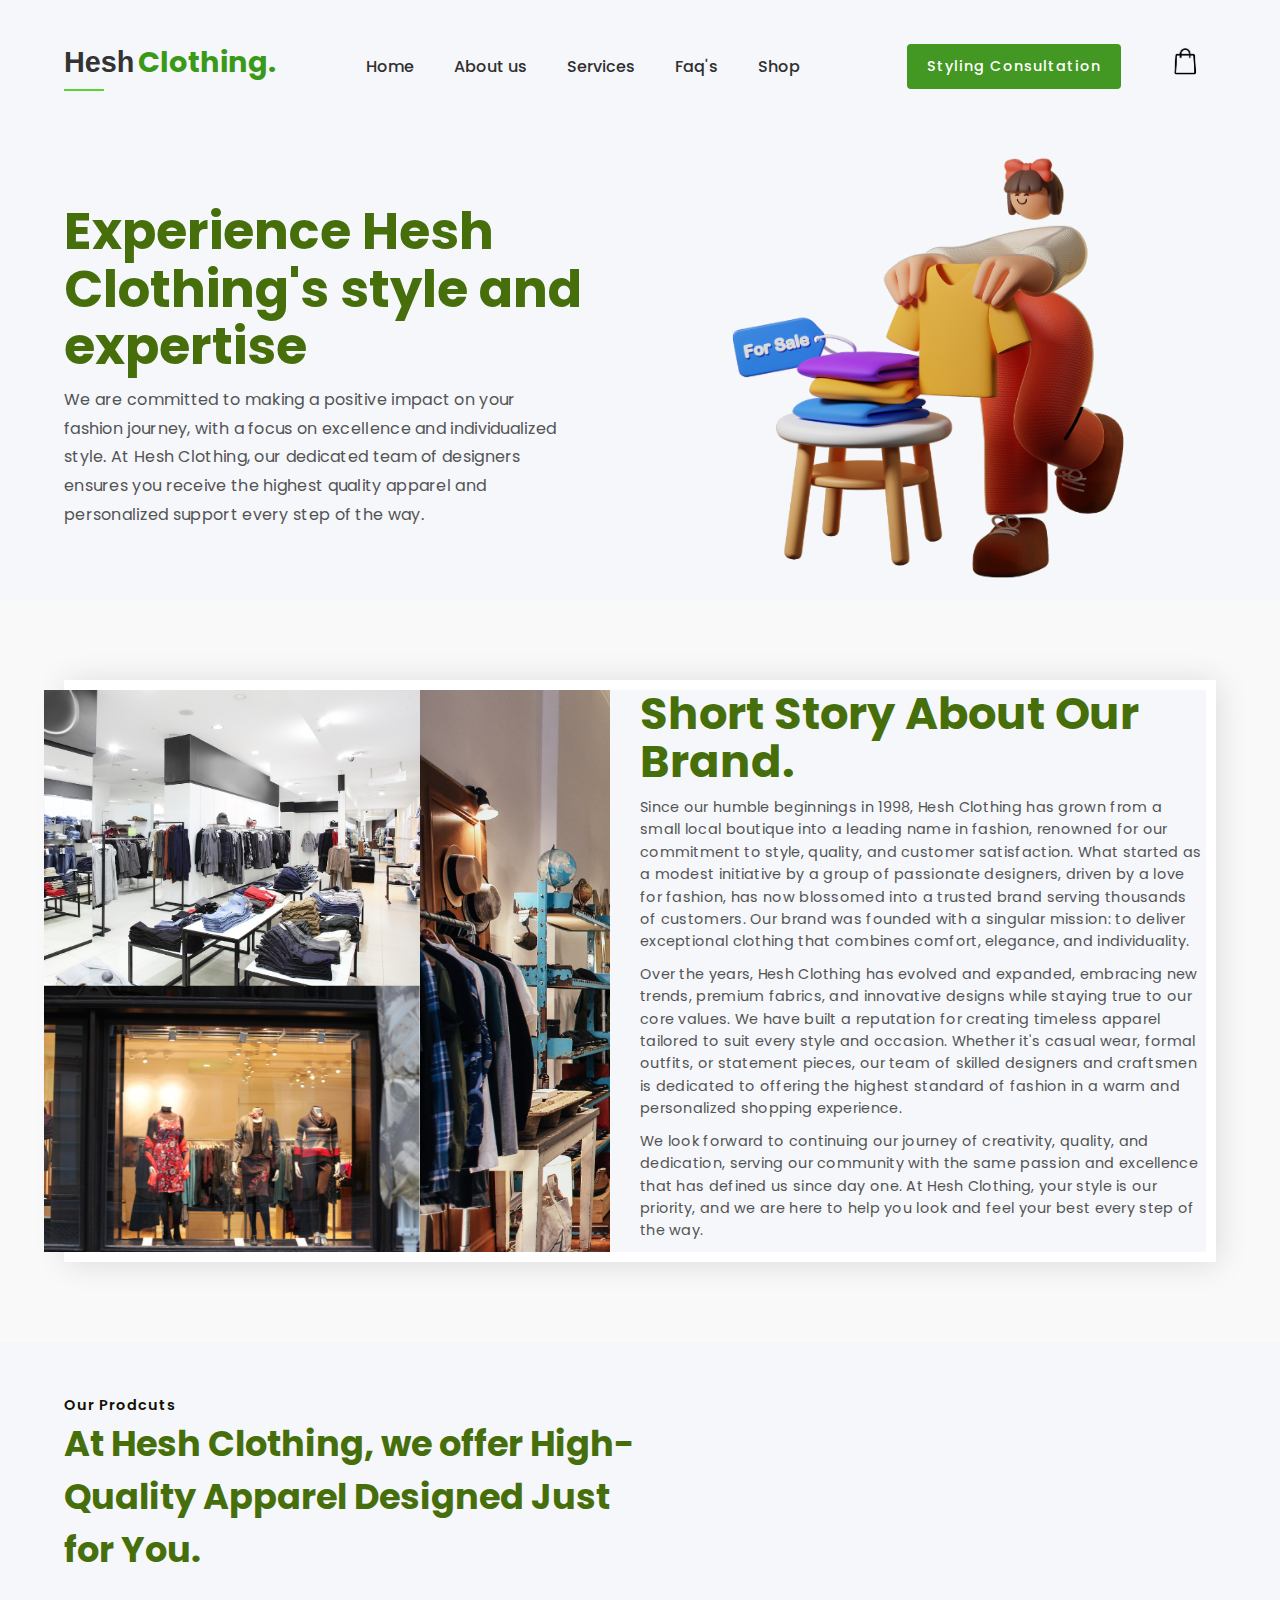
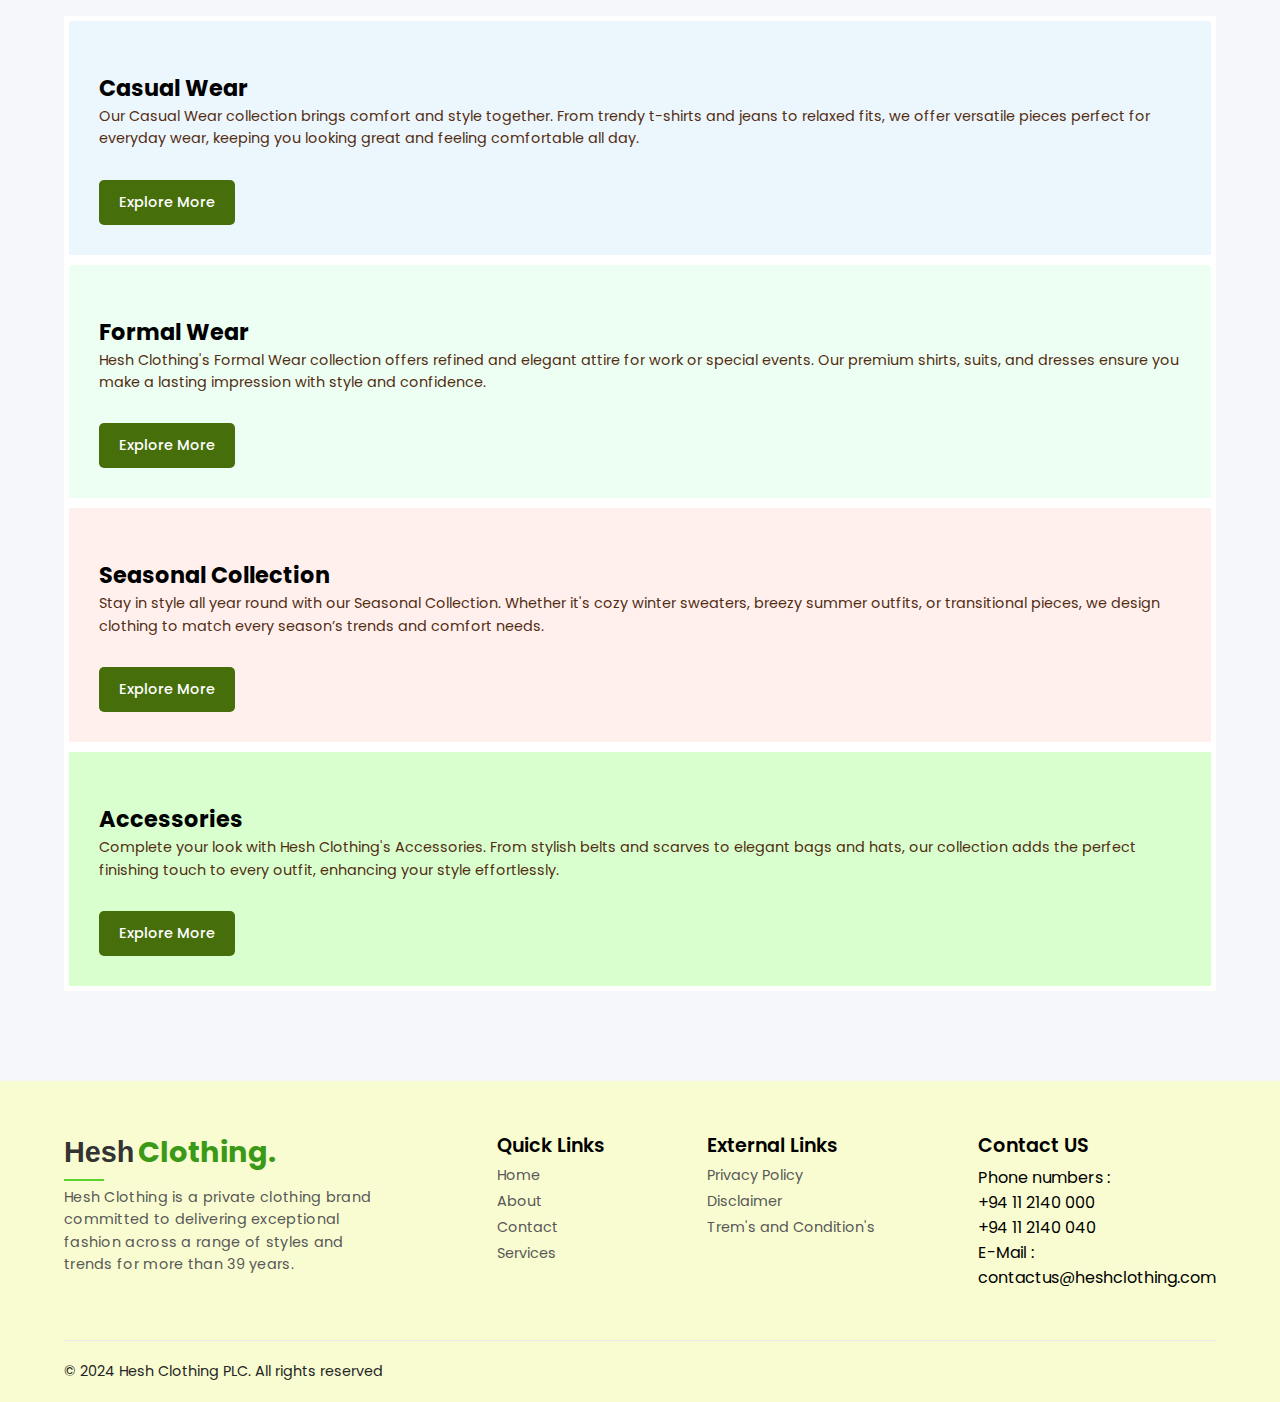
<file: index.html>
<!DOCTYPE html>
<html lang="en">
<head>
    <meta charset="UTF-8">
    <meta name="viewport" content="width=device-width, initial-scale=1.0">
    <!--title-->
    <title>Home</title>
    <link rel="stylesheet" href="css/style.css">
    
    <!--font-->
    <link rel="preconnect" href="https://fonts.googleapis.com">
    <link rel="preconnect" href="https://fonts.gstatic.com" crossorigin>
    <link href="https://fonts.googleapis.com/css2?family=Poppins:ital,wght@0,100;0,200;0,300;0,400;0,500;0,600;0,700;0,800;0,900;1,100;1,200;1,300;1,400;1,500;1,600;1,700;1,800;1,900&display=swap" rel="stylesheet">
    <link href="https://cdnjs.cloudflare.com/ajax/libs/font-awesome/5.15.4/css/all.min.css" rel="stylesheet">
    <script src="/Scripts/script.js"></script>
</head>
<body>
    <!--hero-section-->
    <section id="hero">

    <!--nav-->
    <nav class="navigation">
<!--logo of the site-->
<a href="index.html" class="logo">Hesh<span>Clothing.</span></a>
    <!--menu-->
    <ul class="menu">
        <li><a href="index.html">Home</a></li>
        <li><a href="aboutus.html">About us</a></li>
        <li><a href="servicepage.html">Services</a></li>
        <li><a href="FAQ.html">Faq's</a></li>
        <li><a href="clothes.html">Shop</a></li>
    </ul>
    <a href="style.html" class="appointment-btn">Styling Consultation</a>
    
    <!-- Cart Button ------>

    <a href="cart.html" class="cart-icon">
        <img src="/images/cart.png" alt="Cart" />
    </a>
       
    </div>

        </nav><!--nav-end-->

        <!--content=====-->
        <div class="content">
            <!--text-->
            <div class="hero-text">
                <h1>Experience Hesh Clothing's style and expertise</h1>
                <p>We are committed to making a positive impact on your fashion journey, with a focus on excellence and individualized style. At Hesh Clothing, our dedicated team of designers ensures you receive the highest quality apparel and personalized support every step of the way.</p>
            </div>
            <!--first image of the site (Canva)-->
            <div class="hero-img">
                <img alt="" src="images/test2.png">
            </div>           
        </div>
        
    </section>

    <!--==Story=============================-->
    <section id="our_story">

        <!--**img**-->
        <div class="our-story-img">
            <img src="images/story(1000 x 802 px).png" />
        </div>
        <!--**text**-->
        <div class="our-stroy-text">
            <h2>Short Story About Our Brand.</h2>
            <p>Since our humble beginnings in 1998, Hesh Clothing has grown from a small local boutique into a leading name in fashion, renowned for our commitment to style, quality, and customer satisfaction. What started as a modest initiative by a group of passionate designers, driven by a love for fashion, has now blossomed into a trusted brand serving thousands of customers. Our brand was founded with a singular mission: to deliver exceptional clothing that combines comfort, elegance, and individuality.</p>
            <p>Over the years, Hesh Clothing has evolved and expanded, embracing new trends, premium fabrics, and innovative designs while staying true to our core values. We have built a reputation for creating timeless apparel tailored to suit every style and occasion. Whether it's casual wear, formal outfits, or statement pieces, our team of skilled designers and craftsmen is dedicated to offering the highest standard of fashion in a warm and personalized shopping experience.</p>
            <p>We look forward to continuing our journey of creativity, quality, and dedication, serving our community with the same passion and excellence that has defined us since day one. At Hesh Clothing, your style is our priority, and we are here to help you look and feel your best every step of the way.</p>
        </div>
        
    </section><!--story-end-->

    
    
    


    <!--==Our-Services======================-->
    <section id="our-services">

        <!--**heading********************-->
        <div class="services-heading">
            <!--text-->
            <div class="services-heading-text">
                <strong>Our Prodcuts</strong>
                <h2>At Hesh Clothing, we offer High-Quality Apparel Designed Just for You.</h2>
            </div>
            <!--btns-->
            <div class="service-slide-btns">
                <div class="swiper-button-prev"></div>
                <div class="swiper-button-next"></div>
            </div>
        </div>

        <!--**container*******************-->
        <div class="services-box-container">

            
                                            
                                                <!--**1*******-->
                            <div class="box-service">
                                <!--**box1**-->
                                <div class="service-box s-box1">
                                    <!--title-->
                                    <strong>Casual Wear</strong>
                                    <!--details-->
                                    <p>Our Casual Wear collection brings comfort and style together. From trendy t-shirts and jeans to relaxed fits, we offer versatile pieces perfect for everyday wear, keeping you looking great and feeling comfortable all day.</p>
                                    <!--read more-->
                                    <a href="clothes.html">Explore More</a>
                                </div>
                            </div>
                            <!--**2*******-->
                            <div class="box-service">
                                <!--**box2**-->
                                <div class="service-box s-box2">
                                    <!--title-->
                                    <strong>Formal Wear</strong>
                                    <!--details-->
                                    <p>Hesh Clothing's Formal Wear collection offers refined and elegant attire for work or special events. Our premium shirts, suits, and dresses ensure you make a lasting impression with style and confidence.</p>
                                    <!--read more-->
                                    <a href="clothes.html">Explore More</a>
                                </div>
                            </div>
                            <!--**3*******-->
                            <div class="box-service">
                                <!--**box3**-->
                                <div class="service-box s-box3">
                                    <!--title-->
                                    <strong>Seasonal Collection</strong>
                                    <!--details-->
                                    <p>Stay in style all year round with our Seasonal Collection. Whether it's cozy winter sweaters, breezy summer outfits, or transitional pieces, we design clothing to match every season’s trends and comfort needs.</p>
                                    <!--read more-->
                                    <a href="clothes.html">Explore More</a>
                                </div>
                            </div>
                            <!--**4*******-->
                            <div class="box-service">
                                <!--**box4**-->
                                <div class="service-box s-box4">
                                    <!--title-->
                                    <strong>Accessories</strong>
                                    <!--details-->
                                    <p>Complete your look with Hesh Clothing's Accessories. From stylish belts and scarves to elegant bags and hats, our collection adds the perfect finishing touch to every outfit, enhancing your style effortlessly.</p>
                                    <!--read more-->
                                    <a href="clothes.html">Explore More</a>
                                </div>
                            </div>
    </section>
    <!--services-end-->


    <!---------------Footer----------------------------->
    <footer>
        <div class="footer-container">
            <!--**comoany-box**-->
            <div class="footer-company-box">
                <!--logo-->
                <a href="#" class="logo">Hesh<span>Clothing.</span></a>
                <!--details-->
                <p>Hesh Clothing is a private clothing brand committed to delivering exceptional fashion across a range of styles and trends for more than 39 years.</p>
                
            </div>
            <!--**link-box***-->
            <div class="footer-link-box">
                <strong>Quick Links</strong>
                <ul>
                    <li><a href="index.html">Home</a></li>
                    <li><a href="aboutus.html">About</a></li>
                    <li><a href="#">Contact</a></li>
                    <li><a href="servicepage.html">Services</a></li>
                    
                </ul>
            </div>
            <!--**link-box***-->
            <div class="footer-link-box">
                <strong>External Links</strong>
                <ul>
                    
                    <li><a href="#">Privacy Policy</a></li>
                    <li><a href="#">Disclaimer</a></li>
                    <li><a href="#">Trem's and Condition's</a></li>
                </ul>
            </div>
            <!--**link-box***-->
            <div class="footer-link-box">
                <strong>Contact US</strong>
                <ul>
                    <li>Phone numbers :</li>
                    <ol>+94 11 2140 000</ol>
                    <ol>+94 11 2140 040</ol>
                    <li>E-Mail :</li>
                    <ol>contactus@heshclothing.com</ol>
                </ul>
            </div>
            
   
        </div>

        <!--**bottom**********************-->
        <div class="footer-bottom">
            <span class="copyright">&#169; 2024 Hesh Clothing PLC. All rights reserved</span>
        </div>
    </footer>
    <!---------------Footer end----------------------------->

</body>
</html>
</file>
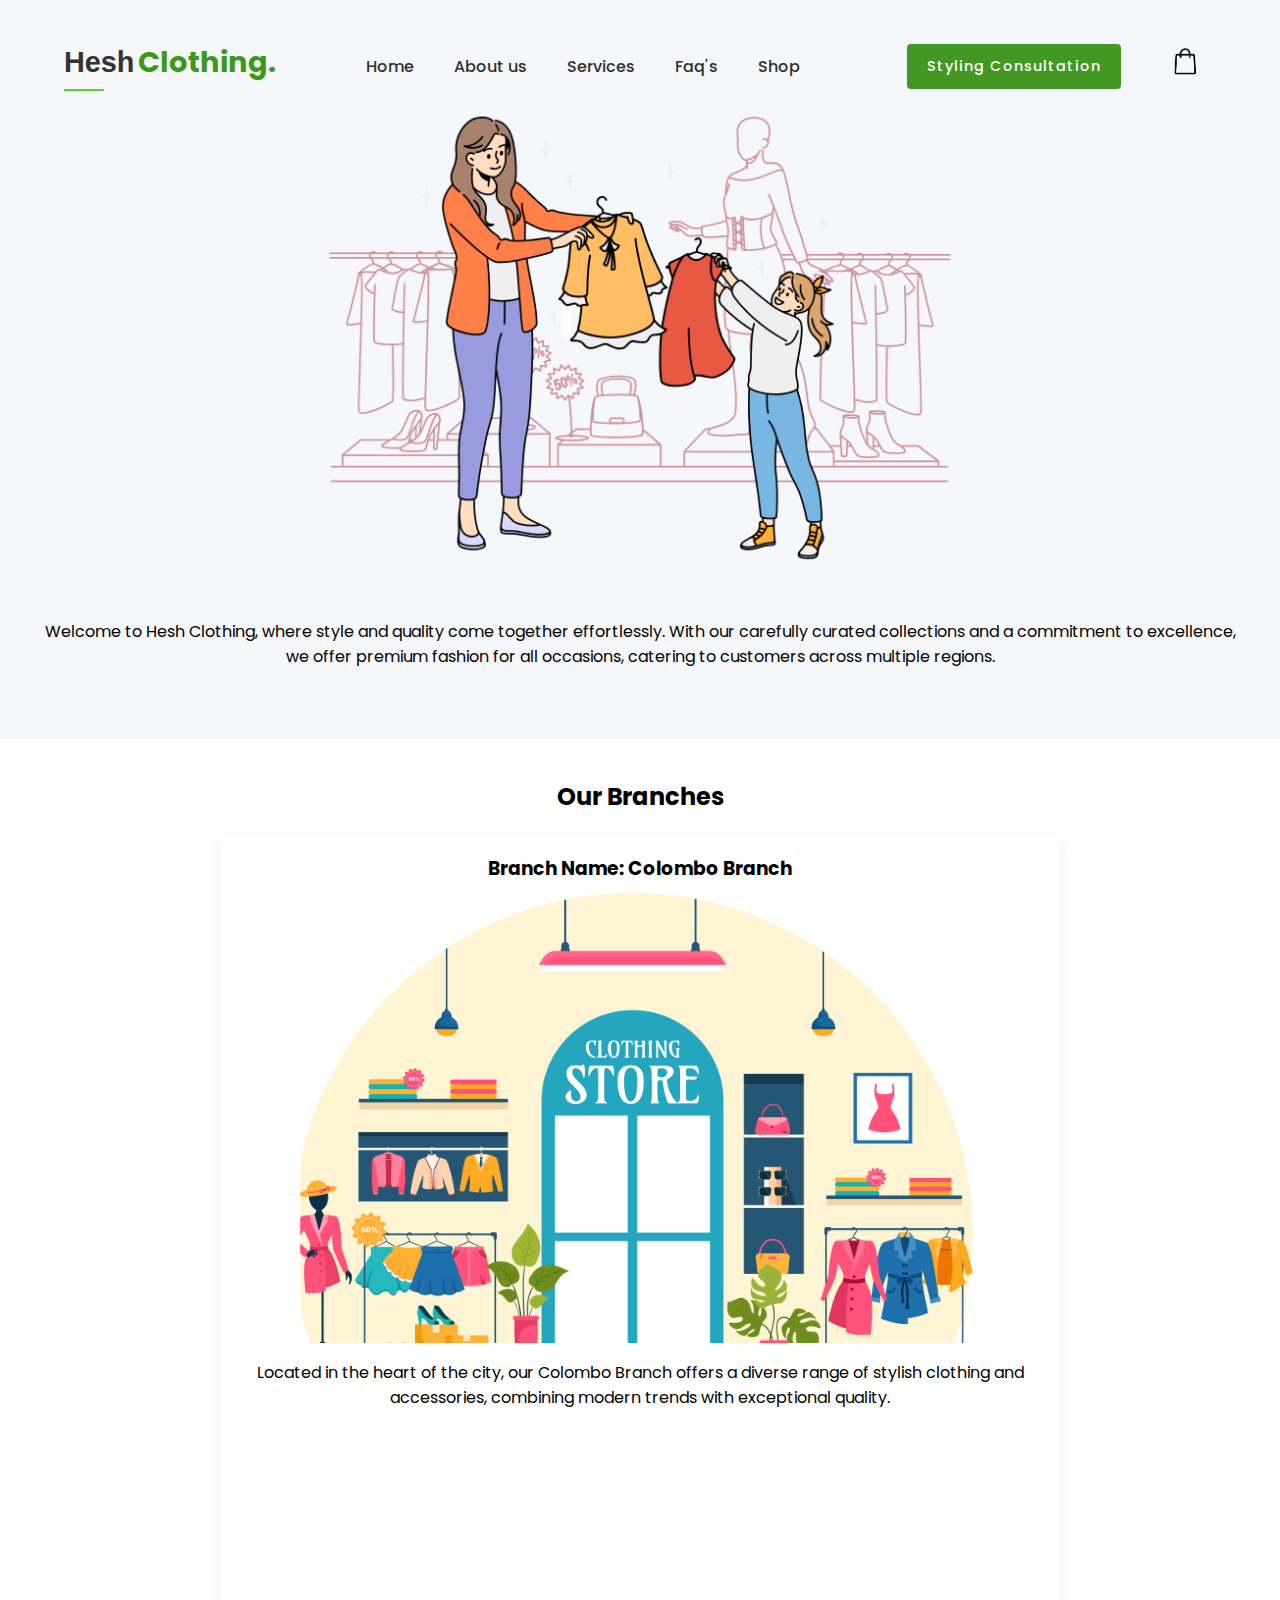
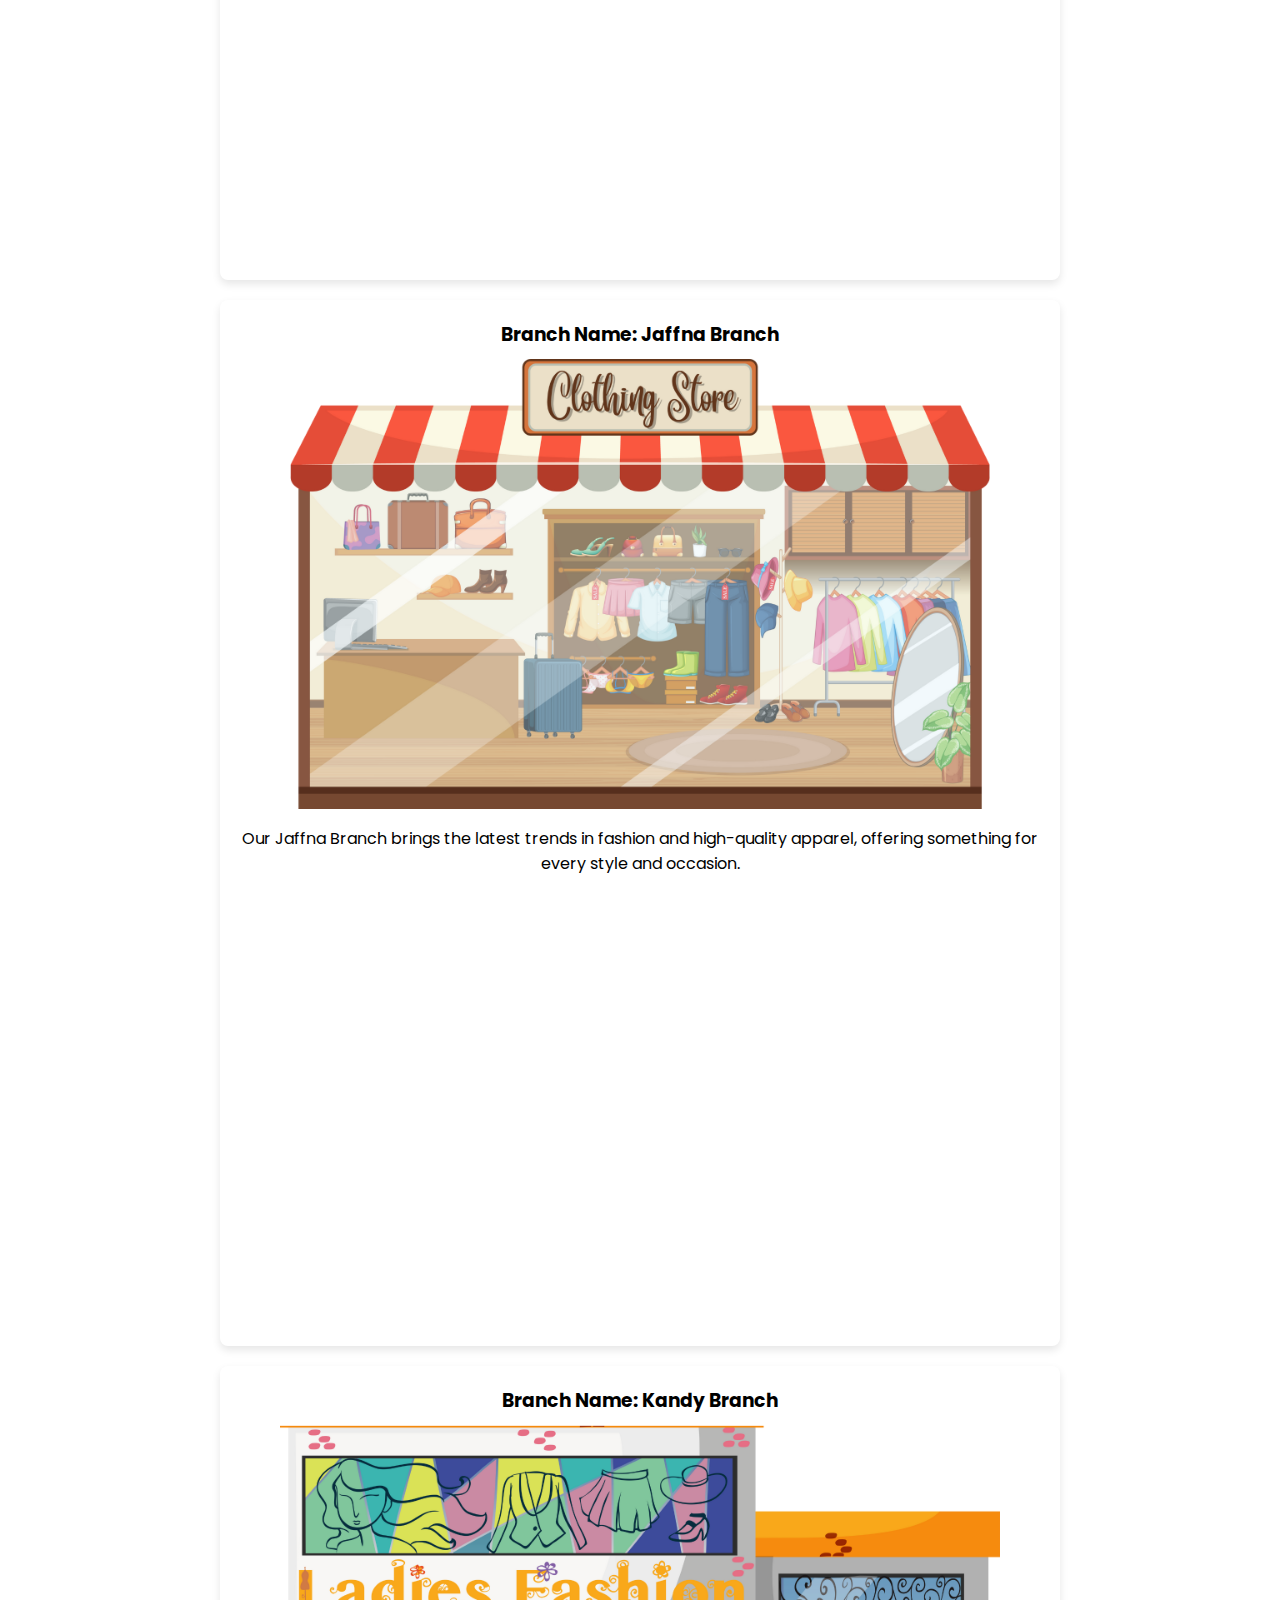
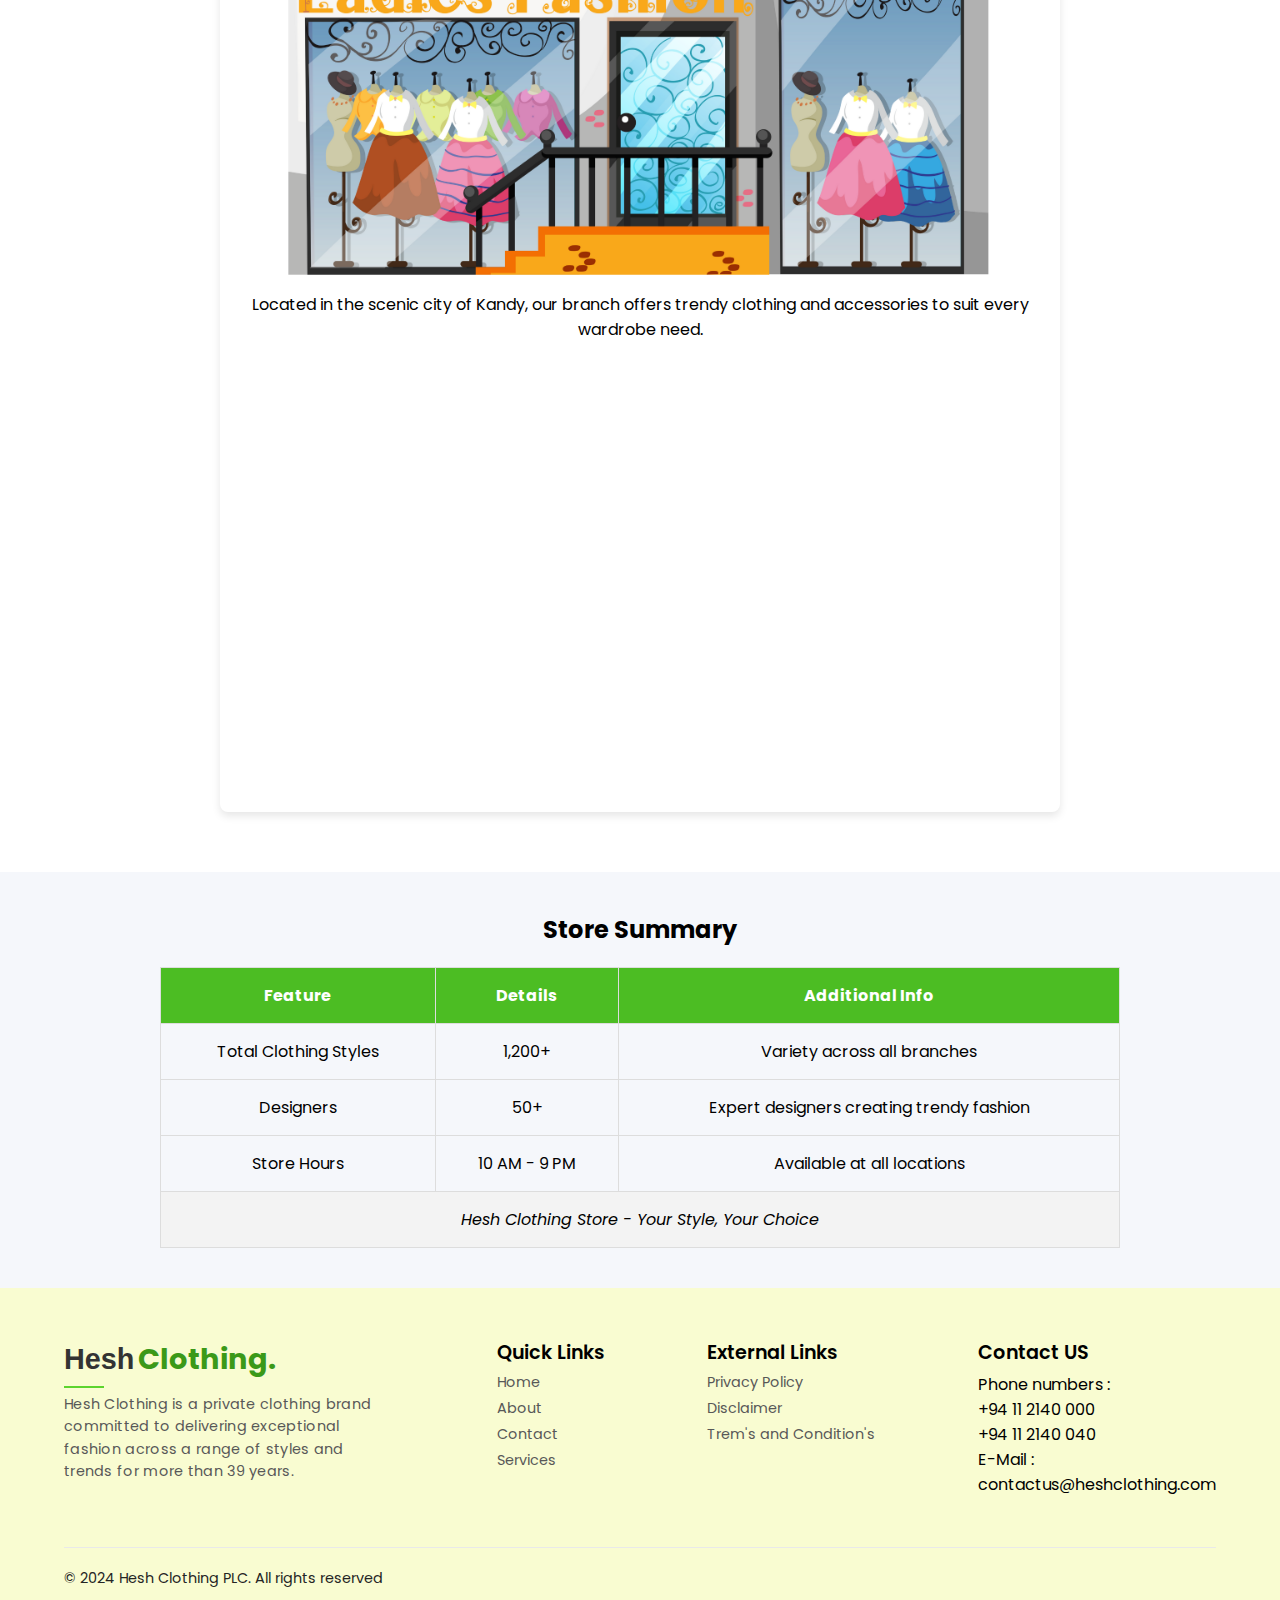
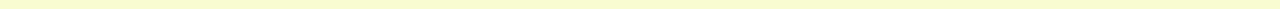
<file: aboutus.html>
<!DOCTYPE html>
<html lang="en">
<head>
    <meta charset="UTF-8">
    <meta name="viewport" content="width=device-width, initial-scale=1.0">
    <!--title-->
    <title>About us</title>
    <link rel="stylesheet" href="css/style.css">
   
    <!--font-->
    <link rel="preconnect" href="https://fonts.googleapis.com">
    <link rel="preconnect" href="https://fonts.gstatic.com" crossorigin>
    <link href="https://fonts.googleapis.com/css2?family=Poppins:ital,wght@0,100;0,200;0,300;0,400;0,500;0,600;0,700;0,800;0,900;1,100;1,200;1,300;1,400;1,500;1,600;1,700;1,800;1,900&display=swap" rel="stylesheet">
    <script src="/Scripts/script.js"></script>
</head>
<body>
    
    <!--hero-section-->
    <section id="hero">

        <!--nav-->
        <nav class="navigation">
    <!--logo of the site-->
    <a href="index.html" class="logo">Hesh<span>Clothing.</span></a>
        <!--menu-->
        <ul class="menu">
            <li><a href="index.html">Home</a></li>
            <li><a href="aboutus.html">About us</a></li>
            <li><a href="servicepage.html">Services</a></li>
            <li><a href="FAQ.html">Faq's</a></li>
            <li><a href="clothes.html">Shop</a></li>
        </ul>
        <a href="style.html" class="appointment-btn">Styling Consultation</a>
        <!-- Cart Button ------>

        <a href="cart.html" class="cart-icon">
            <img src="/images/cart.png" alt="Cart" />
        </a>
            </nav><!--nav-end-->


            <!--image of the page-->
            <div class="hero-img3">
                <img alt="klo" src="images/About us.png">
            </div>
            
         <!-- About Us Content and Branches -->
         
        
        <section class="about-us-section">
        <p>Welcome to Hesh Clothing, where style and quality come together effortlessly. With our carefully curated collections and a commitment to excellence, we offer premium fashion for all occasions, catering to customers across multiple regions.</p>
        </section>

        <section class="branches-section">
            <h2>Our Branches</h2>
        
                    <!-- Branch 1 -->
                    <div class="branch">
                        <h3>Branch Name: Colombo Branch</h3>
                        <img src="images/Branch1.png" alt="Colombo Clothing Store">
                        <p>Located in the heart of the city, our Colombo Branch offers a diverse range of stylish clothing and accessories, combining modern trends with exceptional quality.</p>
                        <div class="map-container">
                            <iframe src="https://www.google.com/maps/embed?pb=!1m16!1m12!1m3!1d7921.272067409512!2d79.89657419259053!3d6.934031250745618!2m3!1f0!2f0!3f0!3m2!1i1024!2i768!4f13.1!2m1!1sclothing%20store%20in%20colombo!5e0!3m2!1sen!2slk!4v1723987164211!5m2!1sen!2slk" style="border:0;" allowfullscreen="" loading="lazy" referrerpolicy="no-referrer-when-downgrade"></iframe>
                        </div>
                    </div>

                    <!-- Branch 2 -->
                    <div class="branch">
                        <h3>Branch Name: Jaffna Branch</h3>
                        <img src="images/Branch2.png" alt="Jaffna Clothing Store">
                        <p>Our Jaffna Branch brings the latest trends in fashion and high-quality apparel, offering something for every style and occasion.</p>
                        <div class="map-container">
                            <iframe src="https://www.google.com/maps/embed?pb=!1m16!1m12!1m3!1d7920.7666164689!2d79.90173017380862!3d6.964028554917467!2m3!1f0!2f0!3f0!3m2!1i1024!2i768!4f13.1!2m1!1sclothing%20store%20in%20jaffna!5e0!3m2!1sen!2slk!4v1723987200711!5m2!1sen!2slk" style="border:0;" allowfullscreen="" loading="lazy" referrerpolicy="no-referrer-when-downgrade"></iframe>
                        </div>
                    </div>

                    <!-- Branch 3 -->
                    <div class="branch">
                        <h3>Branch Name: Kandy Branch</h3>
                        <img src="images/Branch33.png" alt="Kandy Clothing Store">
                        <p>Located in the scenic city of Kandy, our branch offers trendy clothing and accessories to suit every wardrobe need.</p>
                        <div class="map-container">
                            <iframe src="https://www.google.com/maps/embed?pb=!1m16!1m12!1m3!1d7920.375901371427!2d79.87241813243408!3d6.987128742611113!2m3!1f0!2f0!3f0!3m2!1i1024!2i768!4f13.1!2m1!1sclothing%20store%20in%20kandy!5e0!3m2!1sen!2slk!4v1723987218251!5m2!1sen!2slk" style="border:0;" allowfullscreen="" loading="lazy" referrerpolicy="no-referrer-when-downgrade"></iframe>
                        </div>
                    </div>
         </section>
        
    
    <!-----Table----------->
    
    <section class="clothing-summary">
        <h2>Store Summary</h2>
        <table>
            <!--tag is used to group header content in an HTML table-->
            <thead>
                <tr>
                    <th>Feature</th>
                    <th>Details</th>
                    <th>Additional Info</th>
                </tr>
            </thead>
            <tbody>
                <tr>
                    <td>Total Clothing Styles</td>
                    <td>1,200+</td>
                    <td>Variety across all branches</td>
                </tr>
                <tr>
                    <td>Designers</td>
                    <td>50+</td>
                    <td>Expert designers creating trendy fashion</td>
                </tr>
                <tr>
                    <td>Store Hours</td>
                    <td>10 AM - 9 PM</td>
                    <td>Available at all locations</td>
                </tr>
            </tbody>
            <tfoot>
                <tr>
                    <td colspan="3">Hesh Clothing Store - Your Style, Your Choice</td>
                </tr>
            </tfoot>
        </table>
    </section>


    <!---------------Footer----------------------------->
    <footer>
        <div class="footer-container">
            <!--**comoany-box**-->
            <div class="footer-company-box">
                <!--logo-->
                <a href="#" class="logo">Hesh<span>Clothing.</span></a>
                <!--details-->
                <p>Hesh Clothing is a private clothing brand committed to delivering exceptional fashion across a range of styles and trends for more than 39 years.</p>
                
            </div>
            <!--**link-box***-->
            <div class="footer-link-box">
                <strong>Quick Links</strong>
                <ul>
                    <li><a href="index.html">Home</a></li>
                    <li><a href="aboutus.html">About</a></li>
                    <li><a href="#">Contact</a></li>
                    <li><a href="servicepage.html">Services</a></li>
                    
                </ul>
            </div>
            <!--**link-box***-->
            <div class="footer-link-box">
                <strong>External Links</strong>
                <ul>
                    
                    <li><a href="#">Privacy Policy</a></li>
                    <li><a href="#">Disclaimer</a></li>
                    <li><a href="#">Trem's and Condition's</a></li>
                </ul>
            </div>
            <!--**link-box***-->
            <div class="footer-link-box">
                <strong>Contact US</strong>
                <ul>
                    <li>Phone numbers :</li>
                    <ol>+94 11 2140 000</ol>
                    <ol>+94 11 2140 040</ol>
                    <li>E-Mail :</li>
                    <ol>contactus@heshclothing.com</ol>
                </ul>
            </div>
            
   
        </div>

        <!--**bottom**********************-->
        <div class="footer-bottom">
            <span class="copyright">&#169; 2024 Hesh Clothing PLC. All rights reserved</span>
        </div>
    </footer>
    <!---------------Footer end----------------------------->


    </body>
</html>
</file>
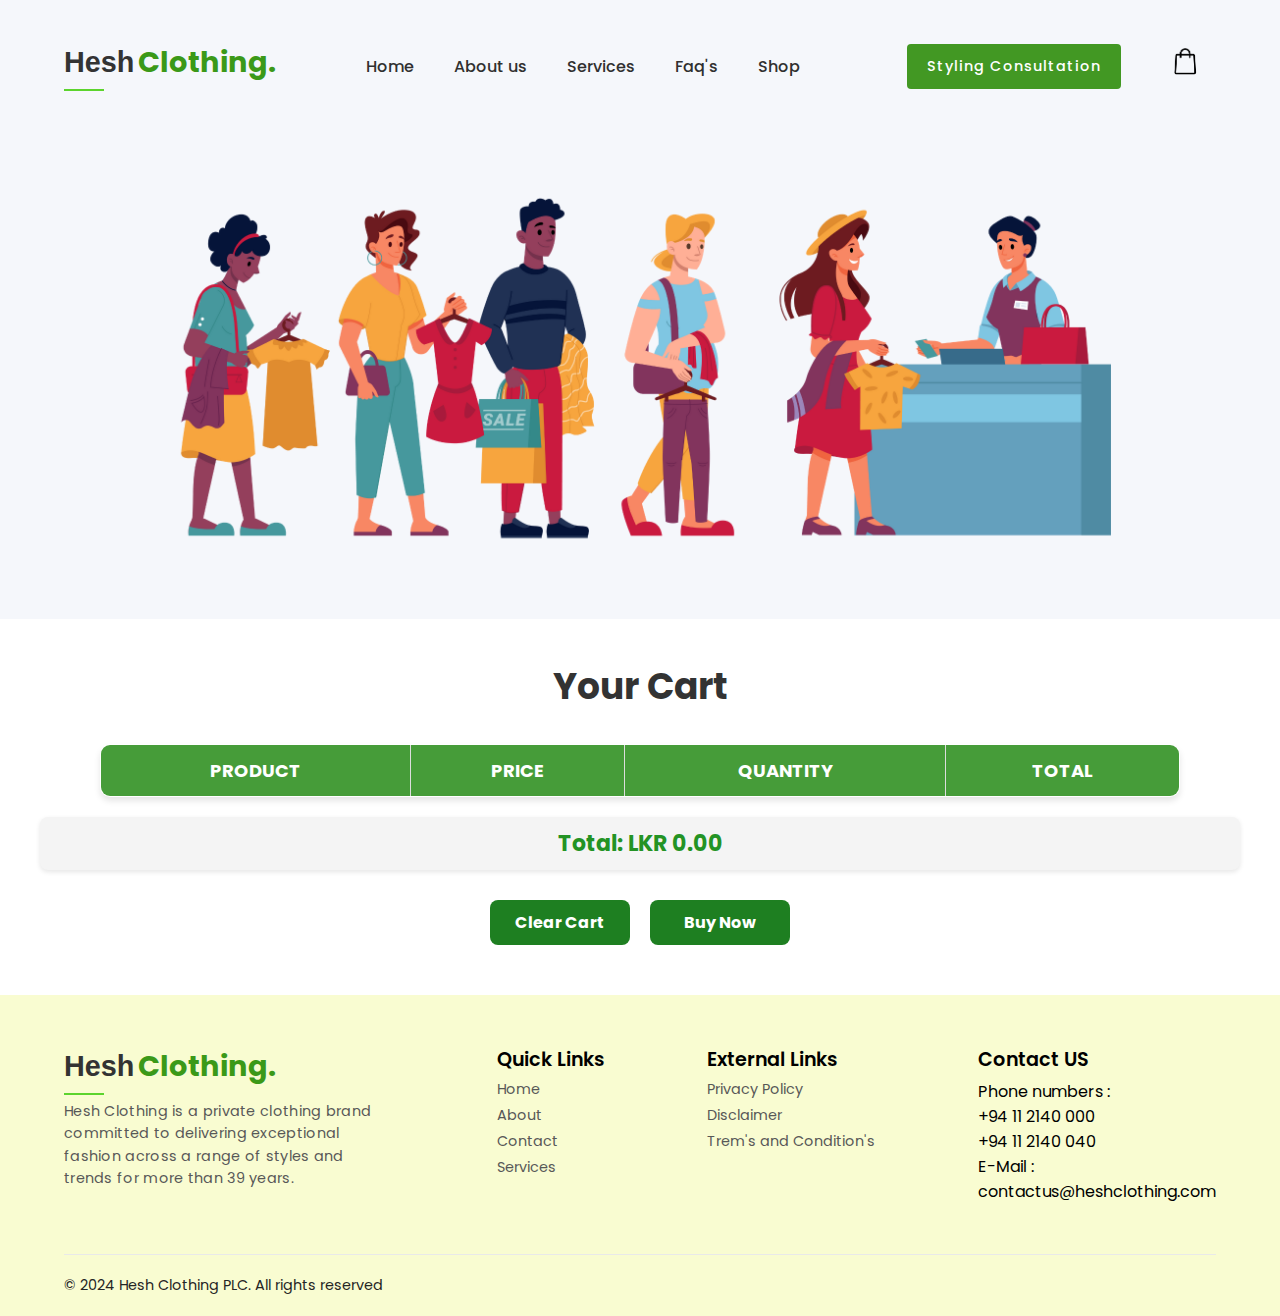
<file: cart.html>
<!DOCTYPE html>
<html lang="en">
<head>
    <meta charset="UTF-8">
    <meta name="viewport" content="width=device-width, initial-scale=1.0">
    <!--title-->
    <title>cart page</title>
    <link rel="stylesheet" href="css/style.css">
    <!--font-->
    <link rel="preconnect" href="https://fonts.googleapis.com">
    <link rel="preconnect" href="https://fonts.gstatic.com" crossorigin>
    <link href="https://fonts.googleapis.com/css2?family=Poppins:ital,wght@0,100;0,200;0,300;0,400;0,500;0,600;0,700;0,800;0,900;1,100;1,200;1,300;1,400;1,500;1,600;1,700;1,800;1,900&display=swap" rel="stylesheet">
    
</head>
<body>
    <!--hero-section-->
    <section id="hero">

    <!--nav-->
    <nav class="navigation">
        <!--logo of the site-->
        <a href="index.html" class="logo">Hesh<span>Clothing.</span></a>
            <!--menu-->
            <ul class="menu">
                <li><a href="index.html">Home</a></li>
                <li><a href="aboutus.html">About us</a></li>
                <li><a href="servicepage.html">Services</a></li>
                <li><a href="FAQ.html">Faq's</a></li>
                <li><a href="clothes.html">Shop</a></li>
            </ul>
            <a href="style.html" class="appointment-btn">Styling Consultation</a>
                    <!-- Cart Button ------>

        <a href="cart.html" class="cart-icon">
            <img src="/images/cart.png" alt="Cart" />
        </a>

            </nav><!--nav-end-->


                <!--image of the page-->
                <div class="hero-img8">
                    <img alt="" src="images/j.png">
                </div>

                <section class="cart-section">
                    <h1>Your Cart</h1>
                <table id="cart-table">
                    <thead>
                        <tr>
                            <th>Product</th>
                            <th>Price</th>
                            <th>Quantity</th>
                            <th>Total</th>
                        </tr>
                    </thead>
                    <tbody id="cart-table-body">
                       
                    </tbody>
                </table>
                
                <div id="cart-total">
                    
                </div>
                <div id="buttons-container">
                    <button id="clear-cart-btn" onclick="clearCart()">Clear Cart</button>
                    <button id="buy-now-btn" onclick="buyNow()">Buy Now</button>
                </div>
                </section>

    <!---------------Footer----------------------------->
    <footer>
        <div class="footer-container">
            <!--**comoany-box**-->
            <div class="footer-company-box">
                <!--logo-->
                <a href="#" class="logo">Hesh<span>Clothing.</span></a>
                <!--details-->
                <p>Hesh Clothing is a private clothing brand committed to delivering exceptional fashion across a range of styles and trends for more than 39 years.</p>
                
            </div>
            <!--**link-box***-->
            <div class="footer-link-box">
                <strong>Quick Links</strong>
                <ul>
                    <li><a href="index.html">Home</a></li>
                    <li><a href="aboutus.html">About</a></li>
                    <li><a href="#">Contact</a></li>
                    <li><a href="servicepage.html">Services</a></li>
                    
                </ul>
            </div>
            <!--**link-box***-->
            <div class="footer-link-box">
                <strong>External Links</strong>
                <ul>
                    
                    <li><a href="#">Privacy Policy</a></li>
                    <li><a href="#">Disclaimer</a></li>
                    <li><a href="#">Trem's and Condition's</a></li>
                </ul>
            </div>
            <!--**link-box***-->
            <div class="footer-link-box">
                <strong>Contact US</strong>
                <ul>
                    <li>Phone numbers :</li>
                    <ol>+94 11 2140 000</ol>
                    <ol>+94 11 2140 040</ol>
                    <li>E-Mail :</li>
                    <ol>contactus@heshclothing.com</ol>
                </ul>
            </div>
            
   
        </div>

        <!--**bottom**********************-->
        <div class="footer-bottom">
            <span class="copyright">&#169; 2024 Hesh Clothing PLC. All rights reserved</span>
        </div>
    </footer>
    <!---------------Footer end----------------------------->
    <script src="/Scripts/script.js"></script>
</body>
</html>
</file>
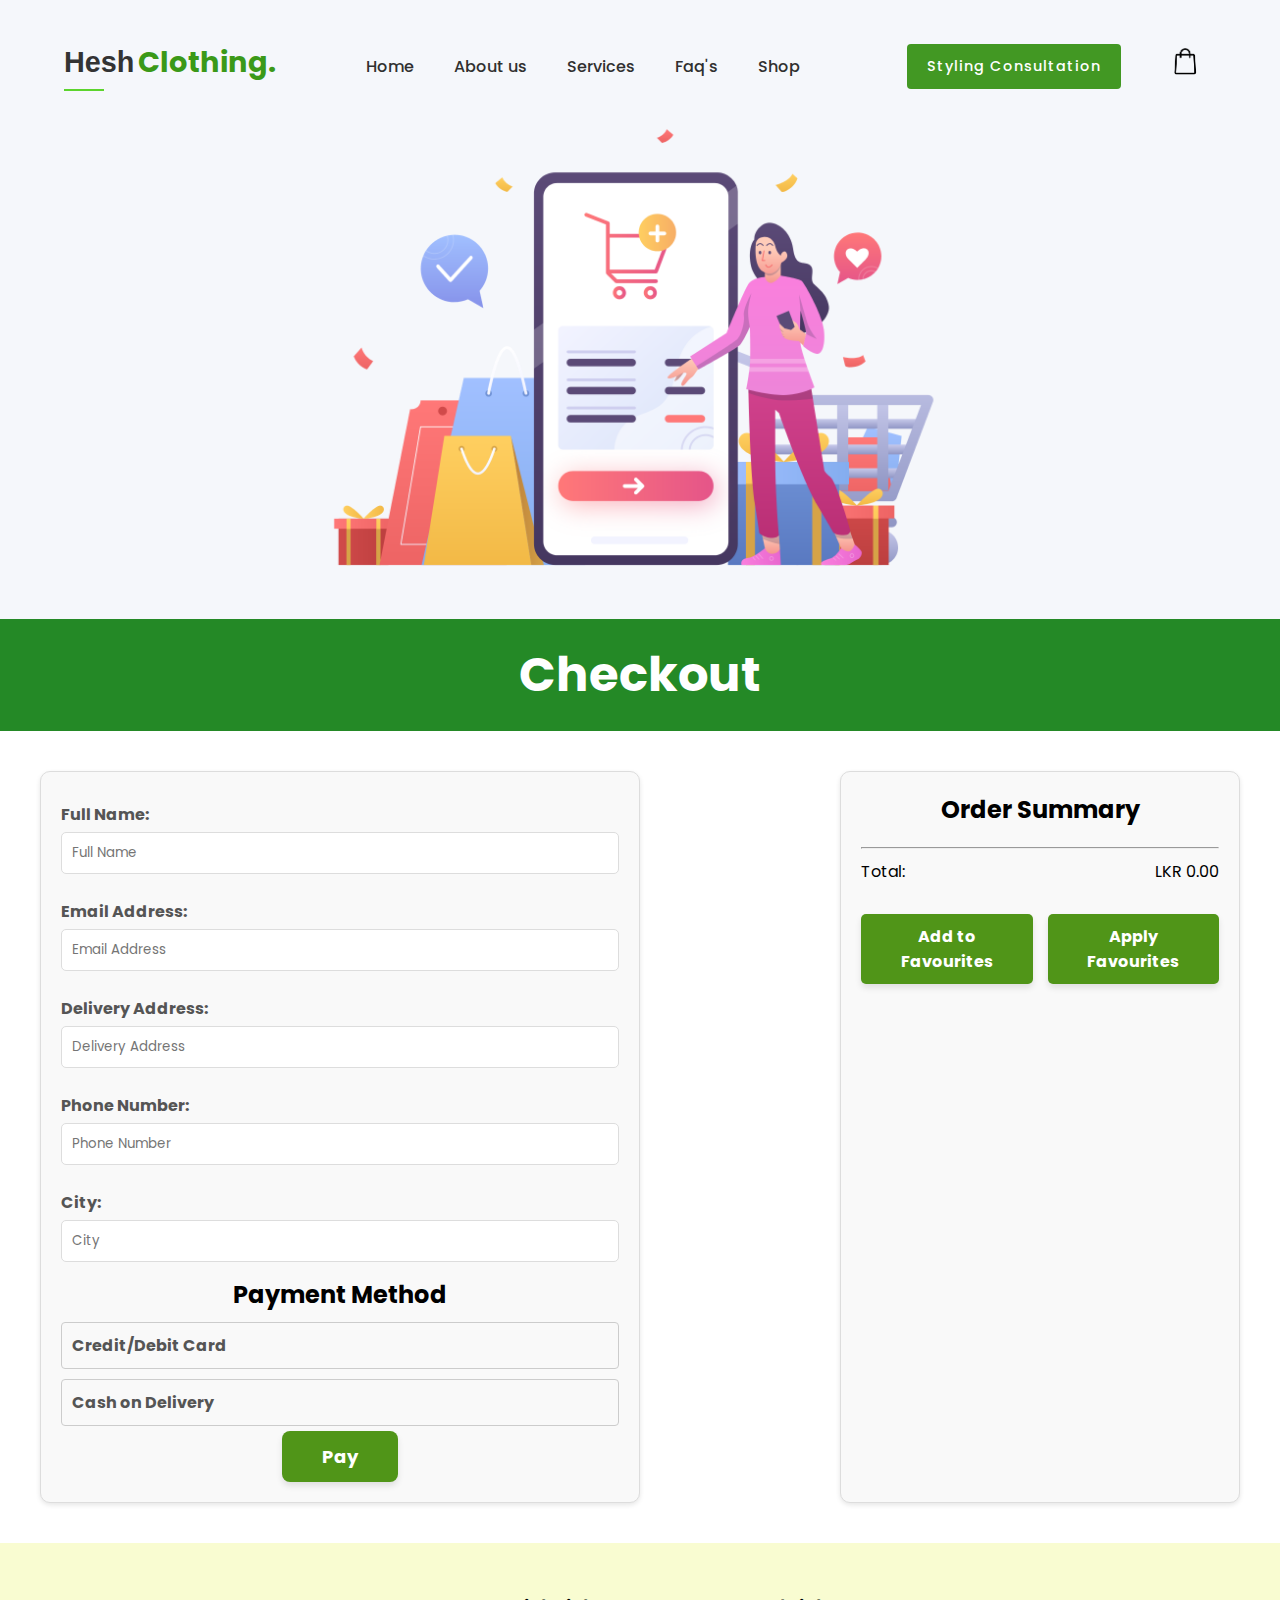
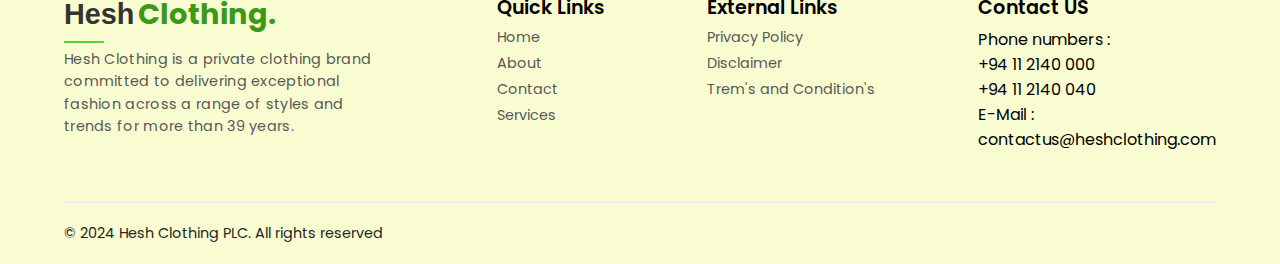
<file: checkout.html>
<!DOCTYPE html>
<html lang="en">
<head>
    <meta charset="UTF-8">
    <meta name="viewport" content="width=device-width, initial-scale=1.0">
    <!--title-->
    <title>Checkout</title>
    <link rel="stylesheet" href="css/style.css">
    <!--font-->
    <link rel="preconnect" href="https://fonts.googleapis.com">
    <link rel="preconnect" href="https://fonts.gstatic.com" crossorigin>
    <link href="https://fonts.googleapis.com/css2?family=Poppins:ital,wght@0,100;0,200;0,300;0,400;0,500;0,600;0,700;0,800;0,900;1,100;1,200;1,300;1,400;1,500;1,600;1,700;1,800;1,900&display=swap" rel="stylesheet">
</head>
<body>
    <!--hero-section-->
    <section id="hero">

    <!--nav-->
    <nav class="navigation">
        <!--logo of the site-->
        <a href="index.html" class="logo">Hesh<span>Clothing.</span></a>
            <!--menu-->
            <ul class="menu">
                <li><a href="index.html">Home</a></li>
                <li><a href="aboutus.html">About us</a></li>
                <li><a href="servicepage.html">Services</a></li>
                <li><a href="FAQ.html">Faq's</a></li>
                <li><a href="clothes.html">Shop</a></li>
            </ul>
            <a href="style.html" class="appointment-btn">Styling Consultation</a>
                    <!-- Cart Button ------>

        <a href="cart.html" class="cart-icon">
            <img src="/images/cart.png" alt="Cart" />
        </a>

            </nav><!--nav-end-->


                        <!--image of the page-->
                        <div class="hero-img5">
                            <img alt="" src="images/checkout.png">
                        </div>
                        
                        <header>
                            <h1>Checkout</h1>
                        </header>
                    
                                                    <!-- Checkout Section -->
                            <section class="checkout-section">
                                <div class="container2">
                                    <!-- Checkout Form -->
                                    <form id="checkout-form">
                                        <label for="name">Full Name:</label>
                                        <input type="text" id="name" name="name" placeholder="Full Name" required>

                                        <label for="email">Email Address:</label>
                                        <input type="email" id="email" name="email" placeholder="Email Address" required>

                                        <label for="address">Delivery Address:</label>
                                        <input type="text" id="address" name="address" placeholder="Delivery Address" required>

                                        <label for="phone">Phone Number:</label>
                                        <input type="tel" id="phone" name="phone" placeholder="Phone Number" required>

                                        <label for="city">City:</label>
                                        <input type="text" id="city" name="city" placeholder="City" required>

                                        <h2>Payment Method</h2>
                                        <div class="payment-method">
                                            <label>
                                                <input type="radio" name="payment" value="card" onchange="toggleCardForm()" required>
                                                <span class="payment-option">Credit/Debit Card</span>
                                            </label>
                                            <label>
                                                <input type="radio" name="payment" value="cash" onchange="toggleCardForm()" required>
                                                <span class="payment-option">Cash on Delivery</span>
                                            </label>
                                        </div>

                                        <!-- Credit Card Details (Hidden Initially) -->
                                        <div id="card-details" class="hidden">
                                            <h3>Card Details</h3>
                                            <label for="card-number">Card Number:</label>
                                            <input type="text" id="card-number" name="card-number" placeholder="Card Number">

                                            <label for="expiry-date">Expiry Date:</label>
                                            <input type="text" id="expiry-date" name="expiry-date" placeholder="MM/YY">

                                            <label for="cvv">CVV:</label>
                                            <input type="text" id="cvv" name="cvv" placeholder="CVV">
                                        </div>

                                        <button type="button" class="pay-btn" onclick="processPayment(event)">Pay</button>
                                    </form>

                                    <!-- Thank You Message -->
                                    <div id="thank-you-message" class="hidden">
                                        <button class="close-btn" onclick="closeMessage()">x</button>
                                    </div>

                                    <!-- Cart Summary -->
                                    <div class="cart-summary">
                                        <h2>Order Summary</h2>
                                        <div id="cart-items"></div>
                                        <hr>
                                        <div class="total-price">
                                            <p>Total: <span id="subtotal">Rs 0.00</span></p>
                                        </div>
                                        <div class="favourites-buttons">
                                            <button type="button" id="save-fav-btn" class="pay-btn" onclick="saveToFavourites()">Add to Favourites</button>
                                            <button type="button" id="apply-fav-btn" class="pay-btn" onclick="applyFavourites()">Apply Favourites</button>
                                        </div>
                                    </div>
                                </div>
                            </section>
                            <script src="/Scripts/script.js"></script>

    <!---------------Footer----------------------------->
    <footer>
        <div class="footer-container">
            <!--**comoany-box**-->
            <div class="footer-company-box">
                <!--logo-->
                <a href="#" class="logo">Hesh<span>Clothing.</span></a>
                <!--details-->
                <p>Hesh Clothing is a private clothing brand committed to delivering exceptional fashion across a range of styles and trends for more than 39 years.</p>
                
            </div>
            <!--**link-box***-->
            <div class="footer-link-box">
                <strong>Quick Links</strong>
                <ul>
                    <li><a href="index.html">Home</a></li>
                    <li><a href="aboutus.html">About</a></li>
                    <li><a href="#">Contact</a></li>
                    <li><a href="servicepage.html">Services</a></li>
                    
                </ul>
            </div>
            <!--**link-box***-->
            <div class="footer-link-box">
                <strong>External Links</strong>
                <ul>
                    
                    <li><a href="#">Privacy Policy</a></li>
                    <li><a href="#">Disclaimer</a></li>
                    <li><a href="#">Trem's and Condition's</a></li>
                </ul>
            </div>
            <!--**link-box***-->
            <div class="footer-link-box">
                <strong>Contact US</strong>
                <ul>
                    <li>Phone numbers :</li>
                    <ol>+94 11 2140 000</ol>
                    <ol>+94 11 2140 040</ol>
                    <li>E-Mail :</li>
                    <ol>contactus@heshclothing.com</ol>
                </ul>
            </div>
            
   
        </div>

        <!--**bottom**********************-->
        <div class="footer-bottom">
            <span class="copyright">&#169; 2024 Hesh Clothing PLC. All rights reserved</span>
        </div>
    </footer>
    <!---------------Footer end----------------------------->
</body>
</html>
</file>
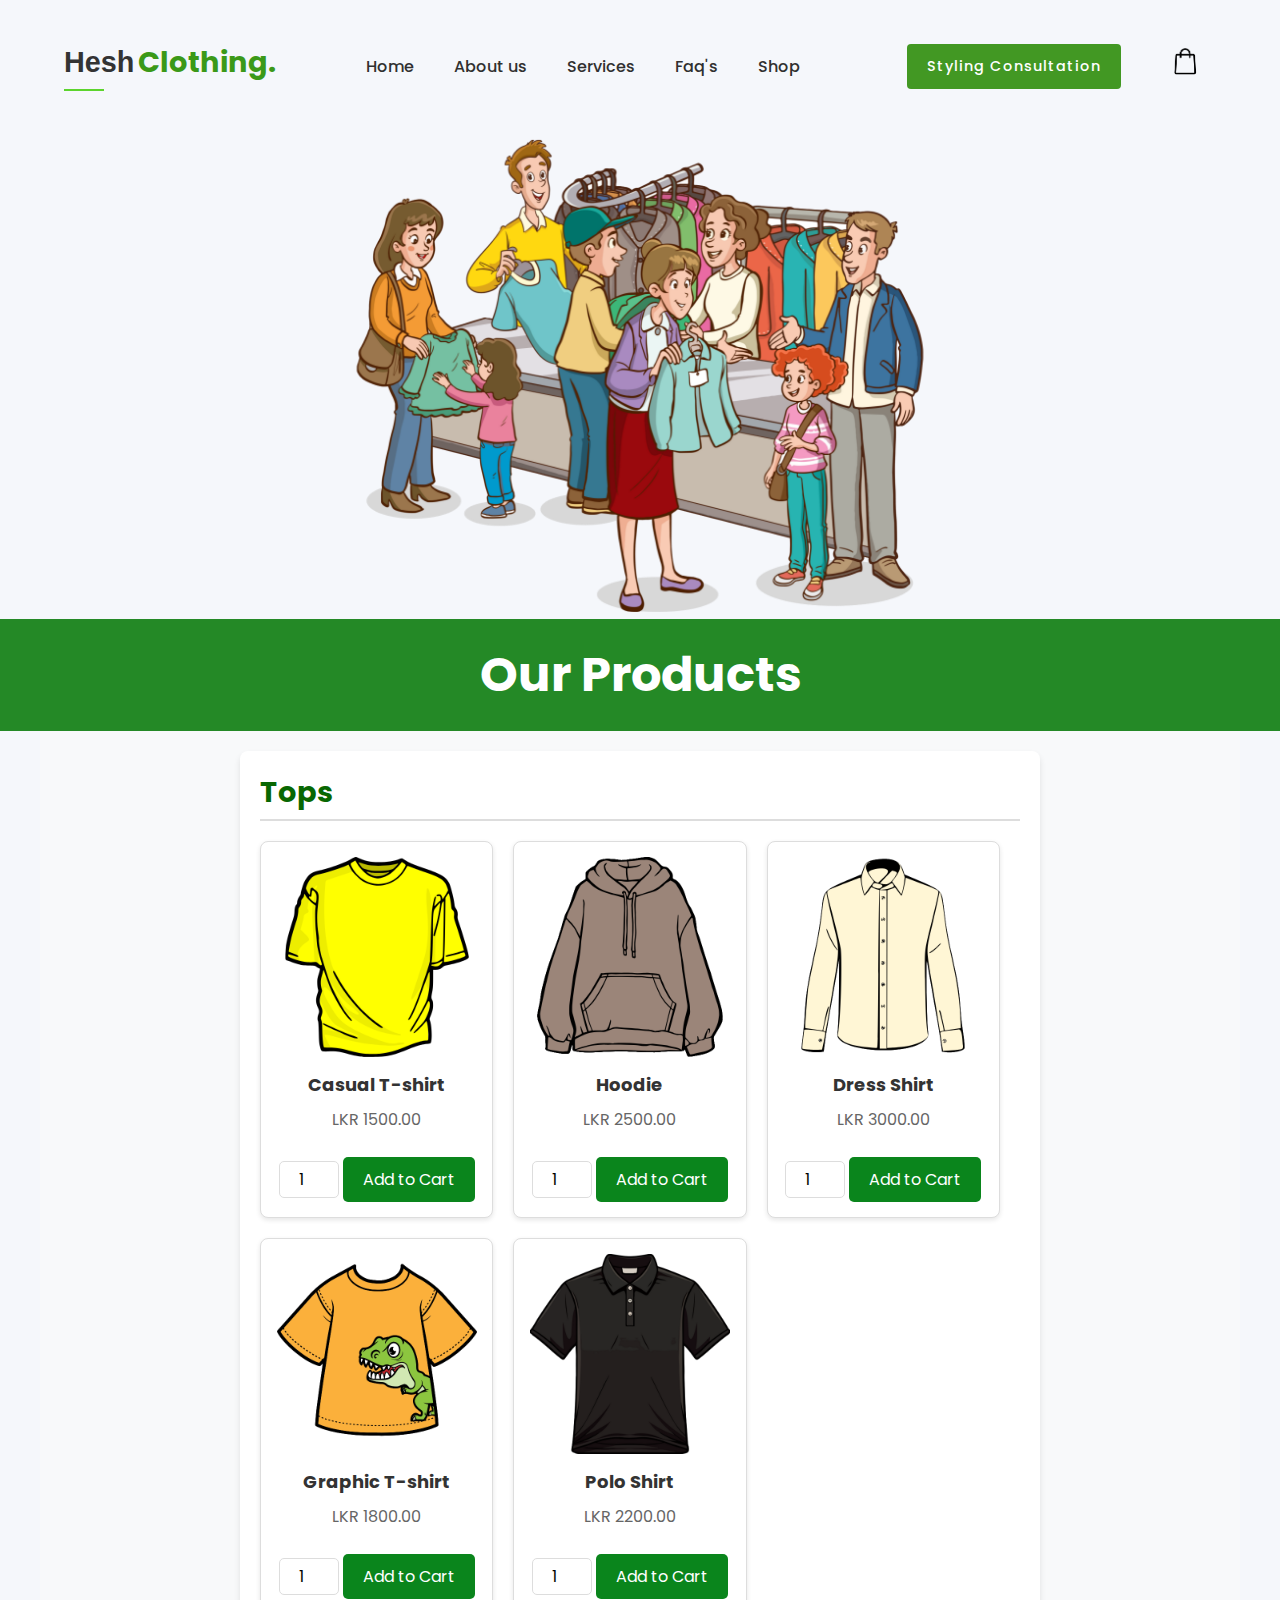
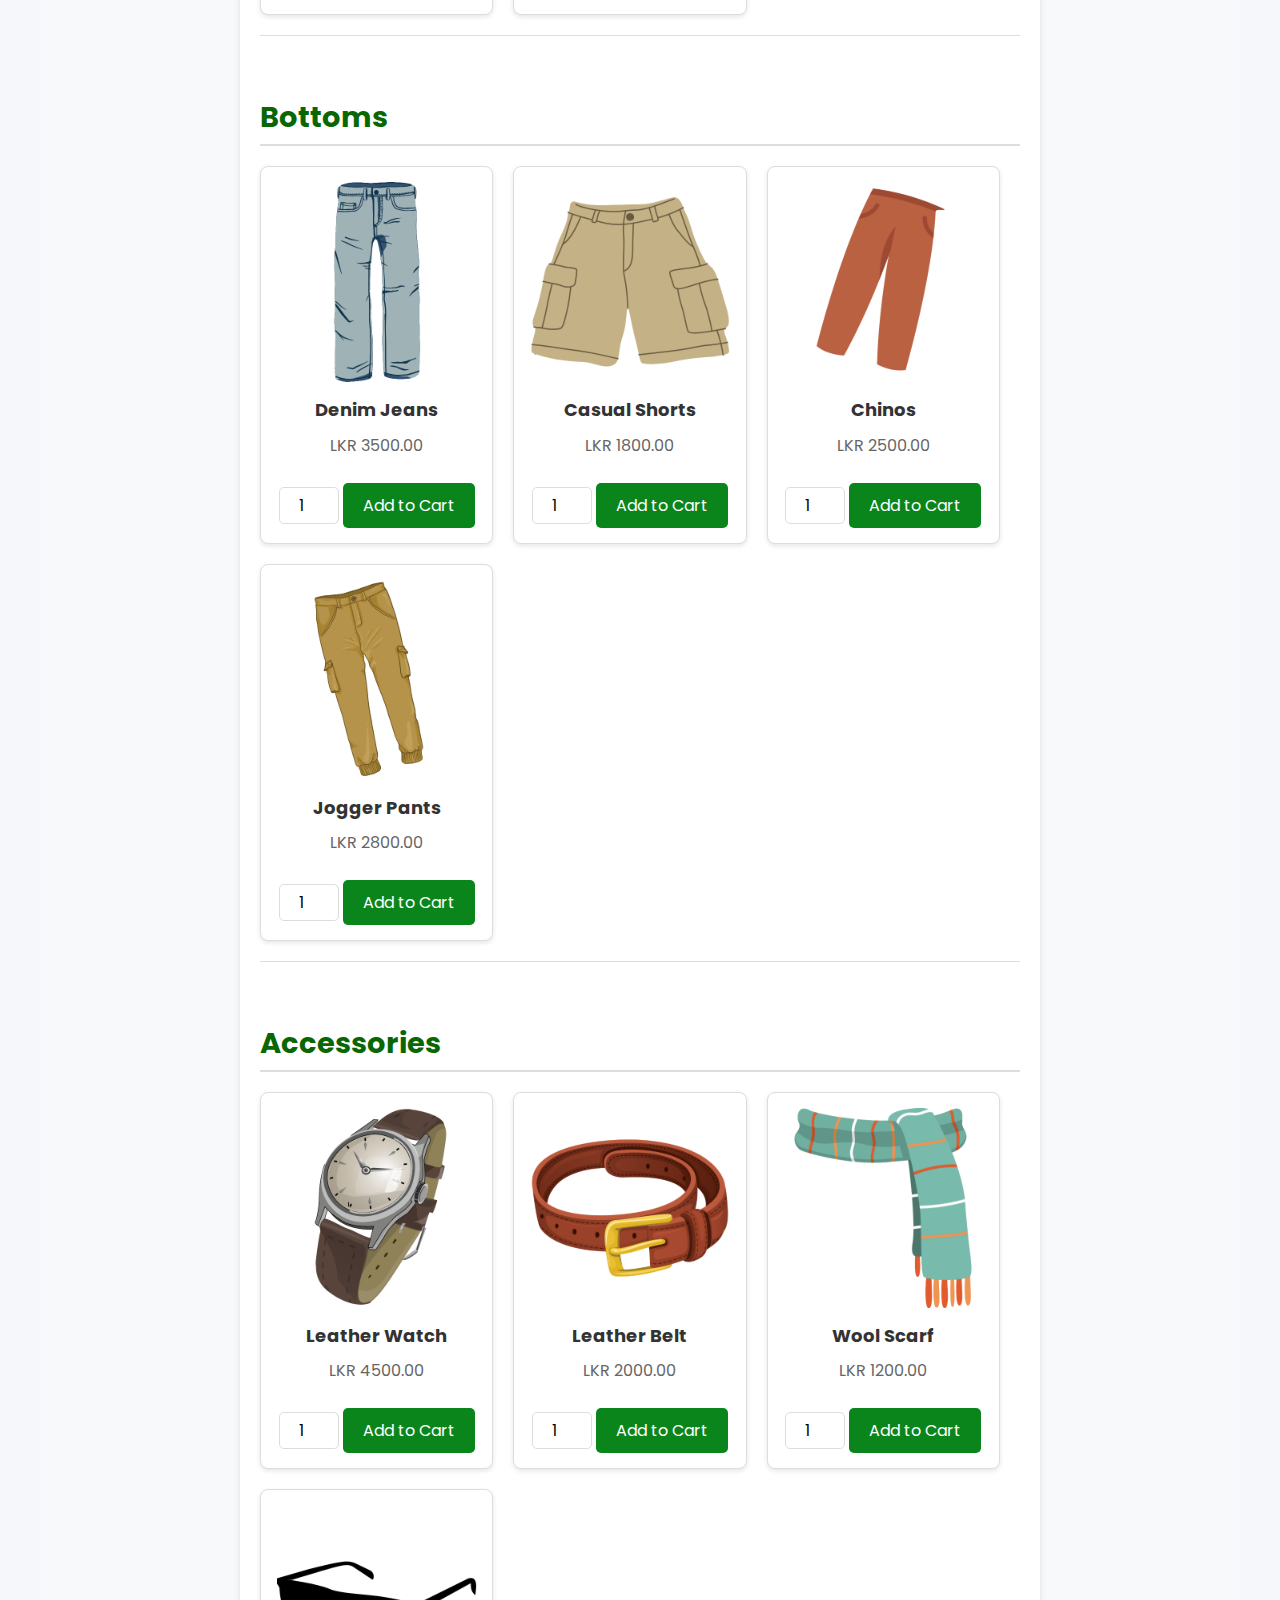
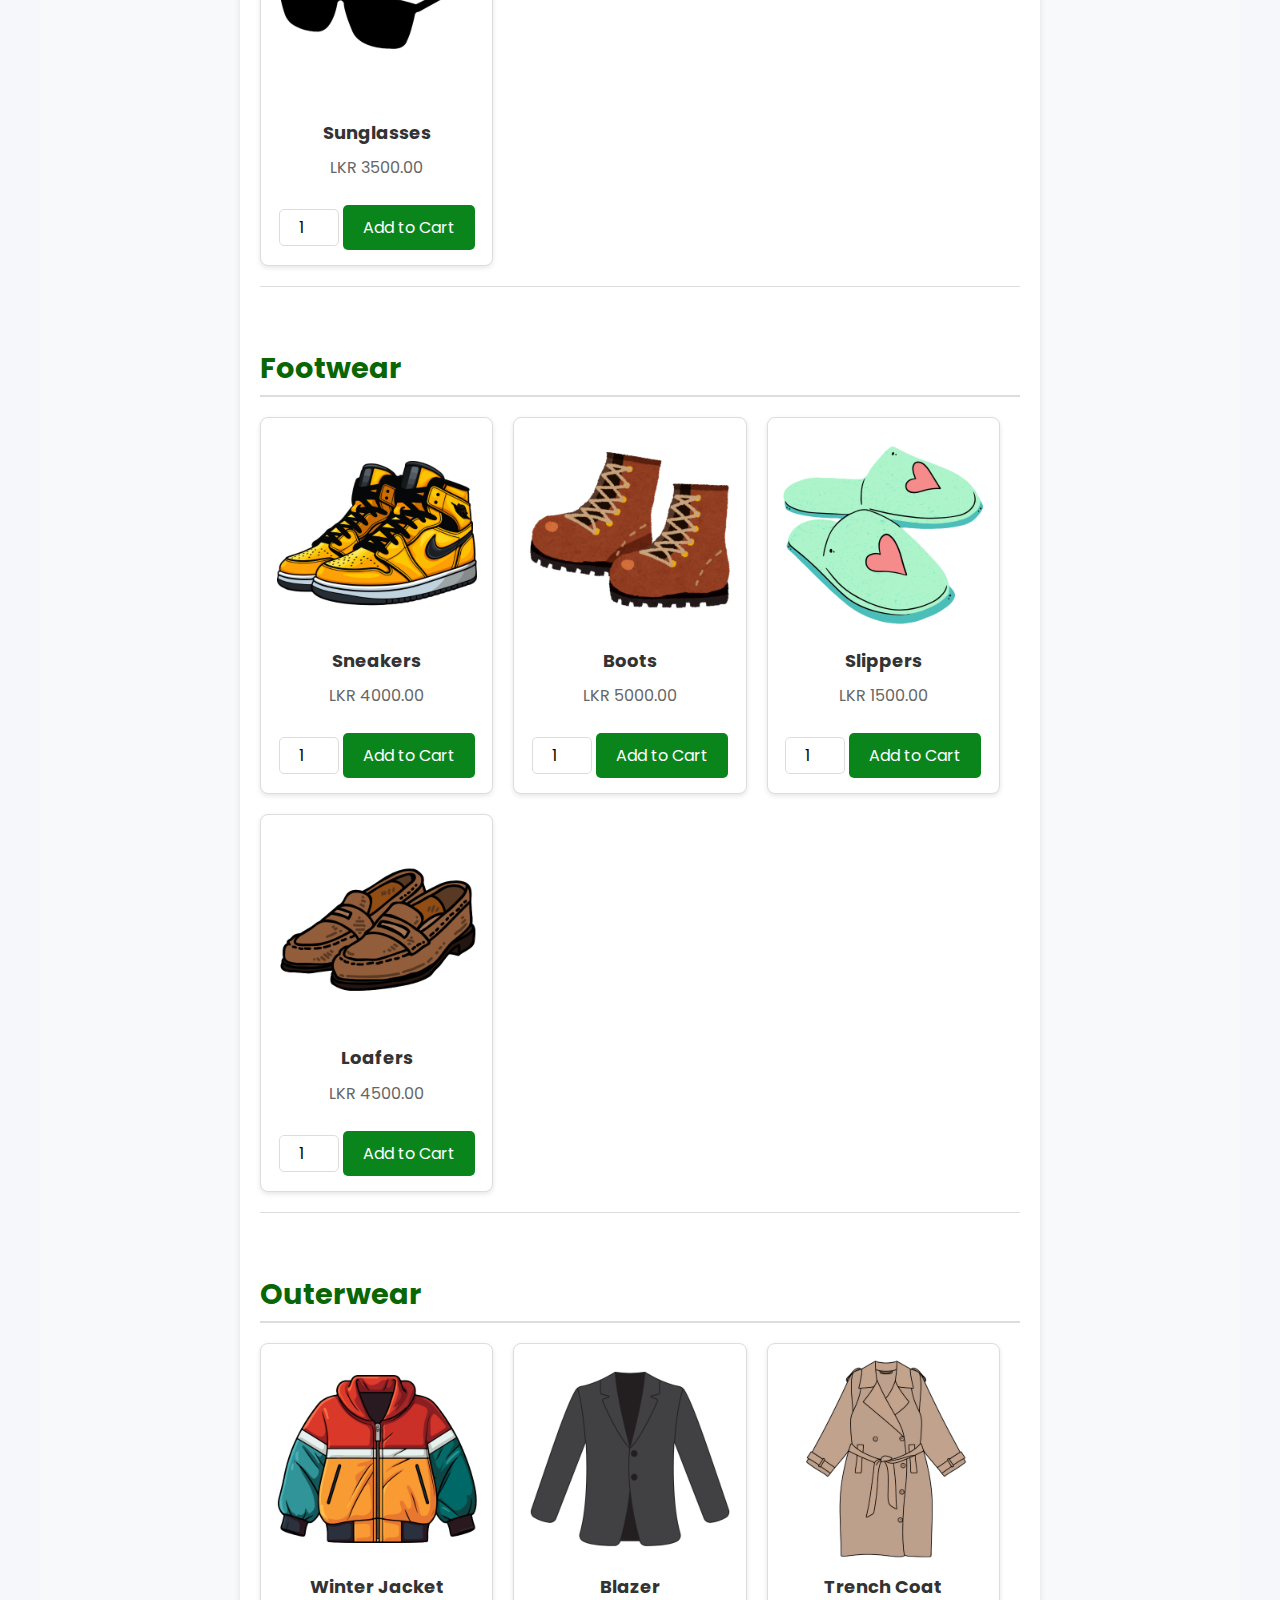
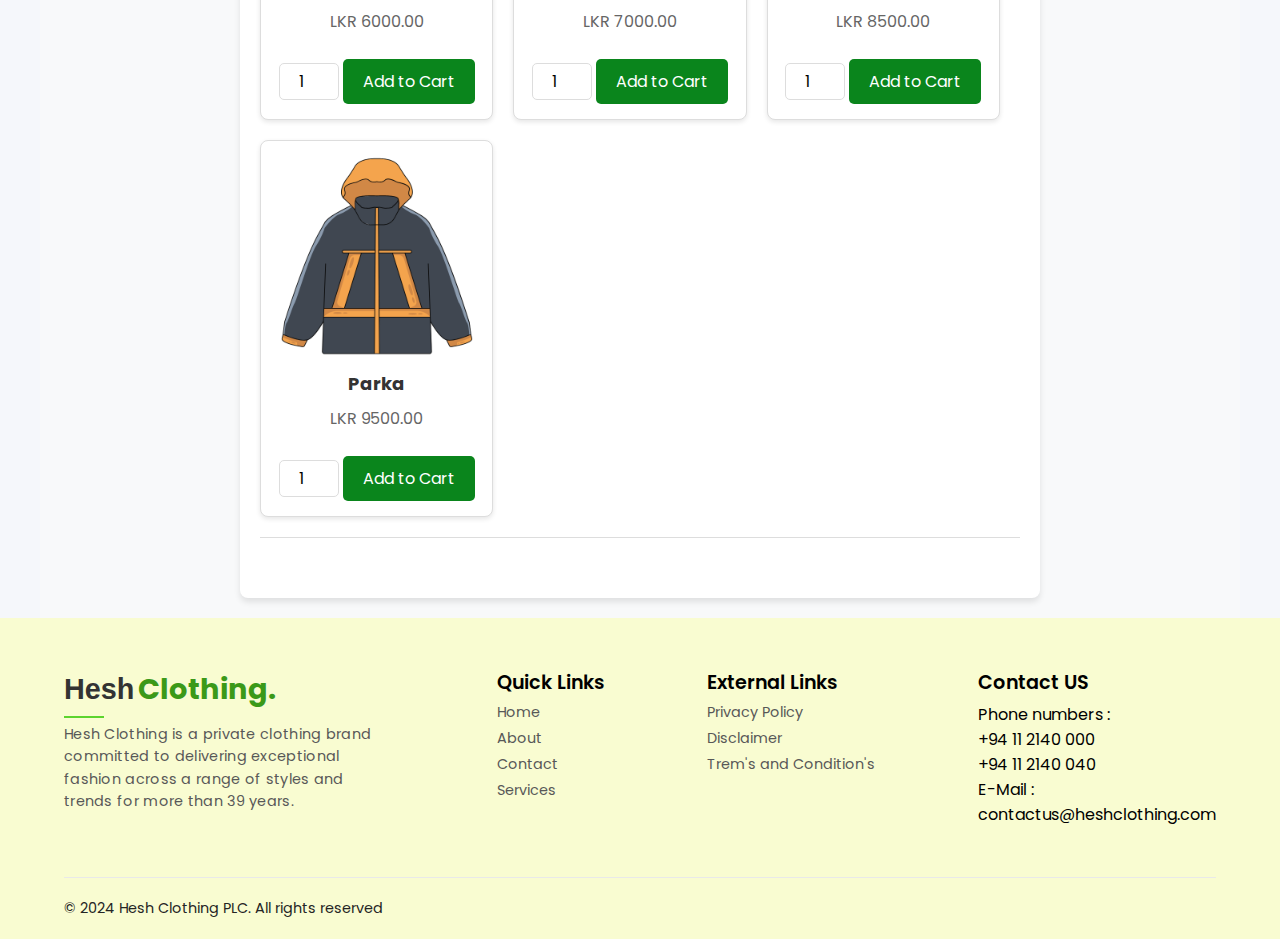
<file: clothes.html>
<!DOCTYPE html>
<html lang="en">
<head>
    <meta charset="UTF-8">
    <meta name="viewport" content="width=device-width, initial-scale=1.0">
    <!--title-->
    <title>Clothes</title>
    <link rel="stylesheet" href="css/style.css">
    <!--font-->
    <link rel="preconnect" href="https://fonts.googleapis.com">
    <link rel="preconnect" href="https://fonts.gstatic.com" crossorigin>
    <link href="https://fonts.googleapis.com/css2?family=Poppins:ital,wght@0,100;0,200;0,300;0,400;0,500;0,600;0,700;0,800;0,900;1,100;1,200;1,300;1,400;1,500;1,600;1,700;1,800;1,900&display=swap" rel="stylesheet">
</head>
<body>
    <!--hero-section-->
    <section id="hero">

    <!--nav-->
    <nav class="navigation">
        <!--logo of the site-->
        <a href="index.html" class="logo">Hesh<span>Clothing.</span></a>
            <!--menu-->
            <ul class="menu">
                <li><a href="index.html">Home</a></li>
                <li><a href="aboutus.html">About us</a></li>
                <li><a href="servicepage.html">Services</a></li>
                <li><a href="FAQ.html">Faq's</a></li>
                <li><a href="clothes.html">Shop</a></li>
            </ul>
            <a href="style.html" class="appointment-btn">Styling Consultation</a>
                    <!-- Cart Button ------>

        <a href="cart.html" class="cart-icon">
            <img src="/images/cart.png" alt="Cart" />
        </a>

            </nav><!--nav-end-->

            <!--image of the page-->
            <div class="hero-img5">
                <img alt="" src="images/aluth eka.png">
            </div>

            <header>
                <h1>Our Products</h1>
            </header>
            
            <main>
                <div class="container">
                    <!-- Main Content -->
                    <section class="main-content">
                        <!-- Tops -->
                        <div id="tops" class="category-section">
                            <h2>Tops</h2>
                            <div class="products-grid">
                                <div class="product-card">
                                    <img src="/images/T1.png" alt="Casual T-shirt">
                                    <h3>Casual T-shirt</h3>
                                    <p>LKR 1500.00</p>
                                    <input type="number" class="quantity-input" min="1" value="1" />
                                    <button class="add-to-cart-btn" data-name="Casual T-shirt" data-price="1500">Add to Cart</button>
                                </div>
                                <div class="product-card">
                                    <img src="/images/t2.png" alt="Hoodie">
                                    <h3>Hoodie</h3>
                                    <p>LKR 2500.00</p>
                                    <input type="number" class="quantity-input" min="1" value="1" />
                                    <button class="add-to-cart-btn" data-name="Hoodie" data-price="2500">Add to Cart</button>
                                </div>
                                <div class="product-card">
                                    <img src="/images/t3.png" alt="Dress Shirt">
                                    <h3>Dress Shirt</h3>
                                    <p>LKR 3000.00</p>
                                    <input type="number" class="quantity-input" min="1" value="1" />
                                    <button class="add-to-cart-btn" data-name="Dress Shirt" data-price="3000">Add to Cart</button>
                                </div>
                                <!-- New Products -->
                                <div class="product-card">
                                    <img src="/images/t4.png" alt="Graphic T-shirt">
                                    <h3>Graphic T-shirt</h3>
                                    <p>LKR 1800.00</p>
                                    <input type="number" class="quantity-input" min="1" value="1" />
                                    <button class="add-to-cart-btn" data-name="Graphic T-shirt" data-price="1800">Add to Cart</button>
                                </div>
                                <div class="product-card">
                                    <img src="/images/t5.png" alt="Polo Shirt">
                                    <h3>Polo Shirt</h3>
                                    <p>LKR 2200.00</p>
                                    <input type="number" class="quantity-input" min="1" value="1" />
                                    <button class="add-to-cart-btn" data-name="Polo Shirt" data-price="2200">Add to Cart</button>
                                </div>
                            </div>
                        </div>
            
                        <!-- Bottoms -->
                        <div id="bottoms" class="category-section">
                            <h2>Bottoms</h2>
                            <div class="products-grid">
                                <div class="product-card">
                                    <img src="/images/t6.png" alt="Denim Jeans">
                                    <h3>Denim Jeans</h3>
                                    <p>LKR 3500.00</p>
                                    <input type="number" class="quantity-input" min="1" value="1" />
                                    <button class="add-to-cart-btn" data-name="Denim Jeans" data-price="3500">Add to Cart</button>
                                </div>
                                <div class="product-card">
                                    <img src="/images/t7.png" alt="Casual Shorts">
                                    <h3>Casual Shorts</h3>
                                    <p>LKR 1800.00</p>
                                    <input type="number" class="quantity-input" min="1" value="1" />
                                    <button class="add-to-cart-btn" data-name="Casual Shorts" data-price="1800">Add to Cart</button>
                                </div>
                                <!-- New Products -->
                                <div class="product-card">
                                    <img src="/images/t8.png" alt="Chinos">
                                    <h3>Chinos</h3>
                                    <p>LKR 2500.00</p>
                                    <input type="number" class="quantity-input" min="1" value="1" />
                                    <button class="add-to-cart-btn" data-name="Chinos" data-price="2500">Add to Cart</button>
                                </div>
                                <div class="product-card">
                                    <img src="/images/t9.png" alt="Jogger Pants">
                                    <h3>Jogger Pants</h3>
                                    <p>LKR 2800.00</p>
                                    <input type="number" class="quantity-input" min="1" value="1" />
                                    <button class="add-to-cart-btn" data-name="Jogger Pants" data-price="2800">Add to Cart</button>
                                </div>
                            </div>
                        </div>
            
                        <!-- Accessories -->
                        <div id="accessories" class="category-section">
                            <h2>Accessories</h2>
                            <div class="products-grid">
                                <div class="product-card">
                                    <img src="/images/t10.png" alt="Leather Watch">
                                    <h3>Leather Watch</h3>
                                    <p>LKR 4500.00</p>
                                    <input type="number" class="quantity-input" min="1" value="1" />
                                    <button class="add-to-cart-btn" data-name="Leather Watch" data-price="4500">Add to Cart</button>
                                </div>
                                <div class="product-card">
                                    <img src="/images/t11.png" alt="Leather Belt">
                                    <h3>Leather Belt</h3>
                                    <p>LKR 2000.00</p>
                                    <input type="number" class="quantity-input" min="1" value="1" />
                                    <button class="add-to-cart-btn" data-name="Leather Belt" data-price="2000">Add to Cart</button>
                                </div>
                                <!-- New Products -->
                                <div class="product-card">
                                    <img src="/images/t12.png" alt="Wool Scarf">
                                    <h3>Wool Scarf</h3>
                                    <p>LKR 1200.00</p>
                                    <input type="number" class="quantity-input" min="1" value="1" />
                                    <button class="add-to-cart-btn" data-name="Wool Scarf" data-price="1200">Add to Cart</button>
                                </div>
                                <div class="product-card">
                                    <img src="/images/t13.png" alt="Sunglasses">
                                    <h3>Sunglasses</h3>
                                    <p>LKR 3500.00</p>
                                    <input type="number" class="quantity-input" min="1" value="1" />
                                    <button class="add-to-cart-btn" data-name="Sunglasses" data-price="3500">Add to Cart</button>
                                </div>
                            </div>
                        </div>
            
                        <!-- Footwear -->
                        <div id="footwear" class="category-section">
                            <h2>Footwear</h2>
                            <div class="products-grid">
                                <div class="product-card">
                                    <img src="/images/t14.png" alt="Sneakers">
                                    <h3>Sneakers</h3>
                                    <p>LKR 4000.00</p>
                                    <input type="number" class="quantity-input" min="1" value="1" />
                                    <button class="add-to-cart-btn" data-name="Sneakers" data-price="4000">Add to Cart</button>
                                </div>
                                <div class="product-card">
                                    <img src="/images/t15.png" alt="Boots">
                                    <h3>Boots</h3>
                                    <p>LKR 5000.00</p>
                                    <input type="number" class="quantity-input" min="1" value="1" />
                                    <button class="add-to-cart-btn" data-name="Boots" data-price="5000">Add to Cart</button>
                                </div>
                                <!-- New Products -->
                                <div class="product-card">
                                    <img src="/images/t16.png" alt="Slippers">
                                    <h3>Slippers</h3>
                                    <p>LKR 1500.00</p>
                                    <input type="number" class="quantity-input" min="1" value="1" />
                                    <button class="add-to-cart-btn" data-name="Slippers" data-price="1500">Add to Cart</button>
                                </div>
                                <div class="product-card">
                                    <img src="/images/t17.png" alt="Loafers">
                                    <h3>Loafers</h3>
                                    <p>LKR 4500.00</p>
                                    <input type="number" class="quantity-input" min="1" value="1" />
                                    <button class="add-to-cart-btn" data-name="Loafers" data-price="4500">Add to Cart</button>
                                </div>
                            </div>
                        </div>
            
                        <!-- Outerwear -->
                        <div id="outerwear" class="category-section">
                            <h2>Outerwear</h2>
                            <div class="products-grid">
                                <div class="product-card">
                                    <img src="/images/t18.png" alt="Winter Jacket">
                                    <h3>Winter Jacket</h3>
                                    <p>LKR 6000.00</p>
                                    <input type="number" class="quantity-input" min="1" value="1" />
                                    <button class="add-to-cart-btn" data-name="Winter Jacket" data-price="6000">Add to Cart</button>
                                </div>
                                <div class="product-card">
                                    <img src="/images/t19.png" alt="Blazer">
                                    <h3>Blazer</h3>
                                    <p>LKR 7000.00</p>
                                    <input type="number" class="quantity-input" min="1" value="1" />
                                    <button class="add-to-cart-btn" data-name="Blazer" data-price="7000">Add to Cart</button>
                                </div>
                                <!-- New Products -->
                                <div class="product-card">
                                    <img src="/images/t20.png" alt="Trench Coat">
                                    <h3>Trench Coat</h3>
                                    <p>LKR 8500.00</p>
                                    <input type="number" class="quantity-input" min="1" value="1" />
                                    <button class="add-to-cart-btn" data-name="Trench Coat" data-price="8500">Add to Cart</button>
                                </div>
                                <div class="product-card">
                                    <img src="/images/t21.png" alt="Parka">
                                    <h3>Parka</h3>
                                    <p>LKR 9500.00</p>
                                    <input type="number" class="quantity-input" min="1" value="1" />
                                    <button class="add-to-cart-btn" data-name="Parka" data-price="9500">Add to Cart</button>
                                </div>
                            </div>
                        </div>
                    </section>
                </div>
            </main>
            
            

            <script src="/Scripts/script.js"></script>
            



    <!---------------Footer----------------------------->
    <footer>
        <div class="footer-container">
            <!--**comoany-box**-->
            <div class="footer-company-box">
                <!--logo-->
                <a href="#" class="logo">Hesh<span>Clothing.</span></a>
                <!--details-->
                <p>Hesh Clothing is a private clothing brand committed to delivering exceptional fashion across a range of styles and trends for more than 39 years.</p>
                
            </div>
            <!--**link-box***-->
            <div class="footer-link-box">
                <strong>Quick Links</strong>
                <ul>
                    <li><a href="index.html">Home</a></li>
                    <li><a href="aboutus.html">About</a></li>
                    <li><a href="#">Contact</a></li>
                    <li><a href="servicepage.html">Services</a></li>
                    
                </ul>
            </div>
            <!--**link-box***-->
            <div class="footer-link-box">
                <strong>External Links</strong>
                <ul>
                    
                    <li><a href="#">Privacy Policy</a></li>
                    <li><a href="#">Disclaimer</a></li>
                    <li><a href="#">Trem's and Condition's</a></li>
                </ul>
            </div>
            <!--**link-box***-->
            <div class="footer-link-box">
                <strong>Contact US</strong>
                <ul>
                    <li>Phone numbers :</li>
                    <ol>+94 11 2140 000</ol>
                    <ol>+94 11 2140 040</ol>
                    <li>E-Mail :</li>
                    <ol>contactus@heshclothing.com</ol>
                </ul>
            </div>
            
   
        </div>

        <!--**bottom**********************-->
        <div class="footer-bottom">
            <span class="copyright">&#169; 2024 Hesh Clothing PLC. All rights reserved</span>
        </div>
    </footer>
    <!---------------Footer end----------------------------->
</body>
</html>
</file>
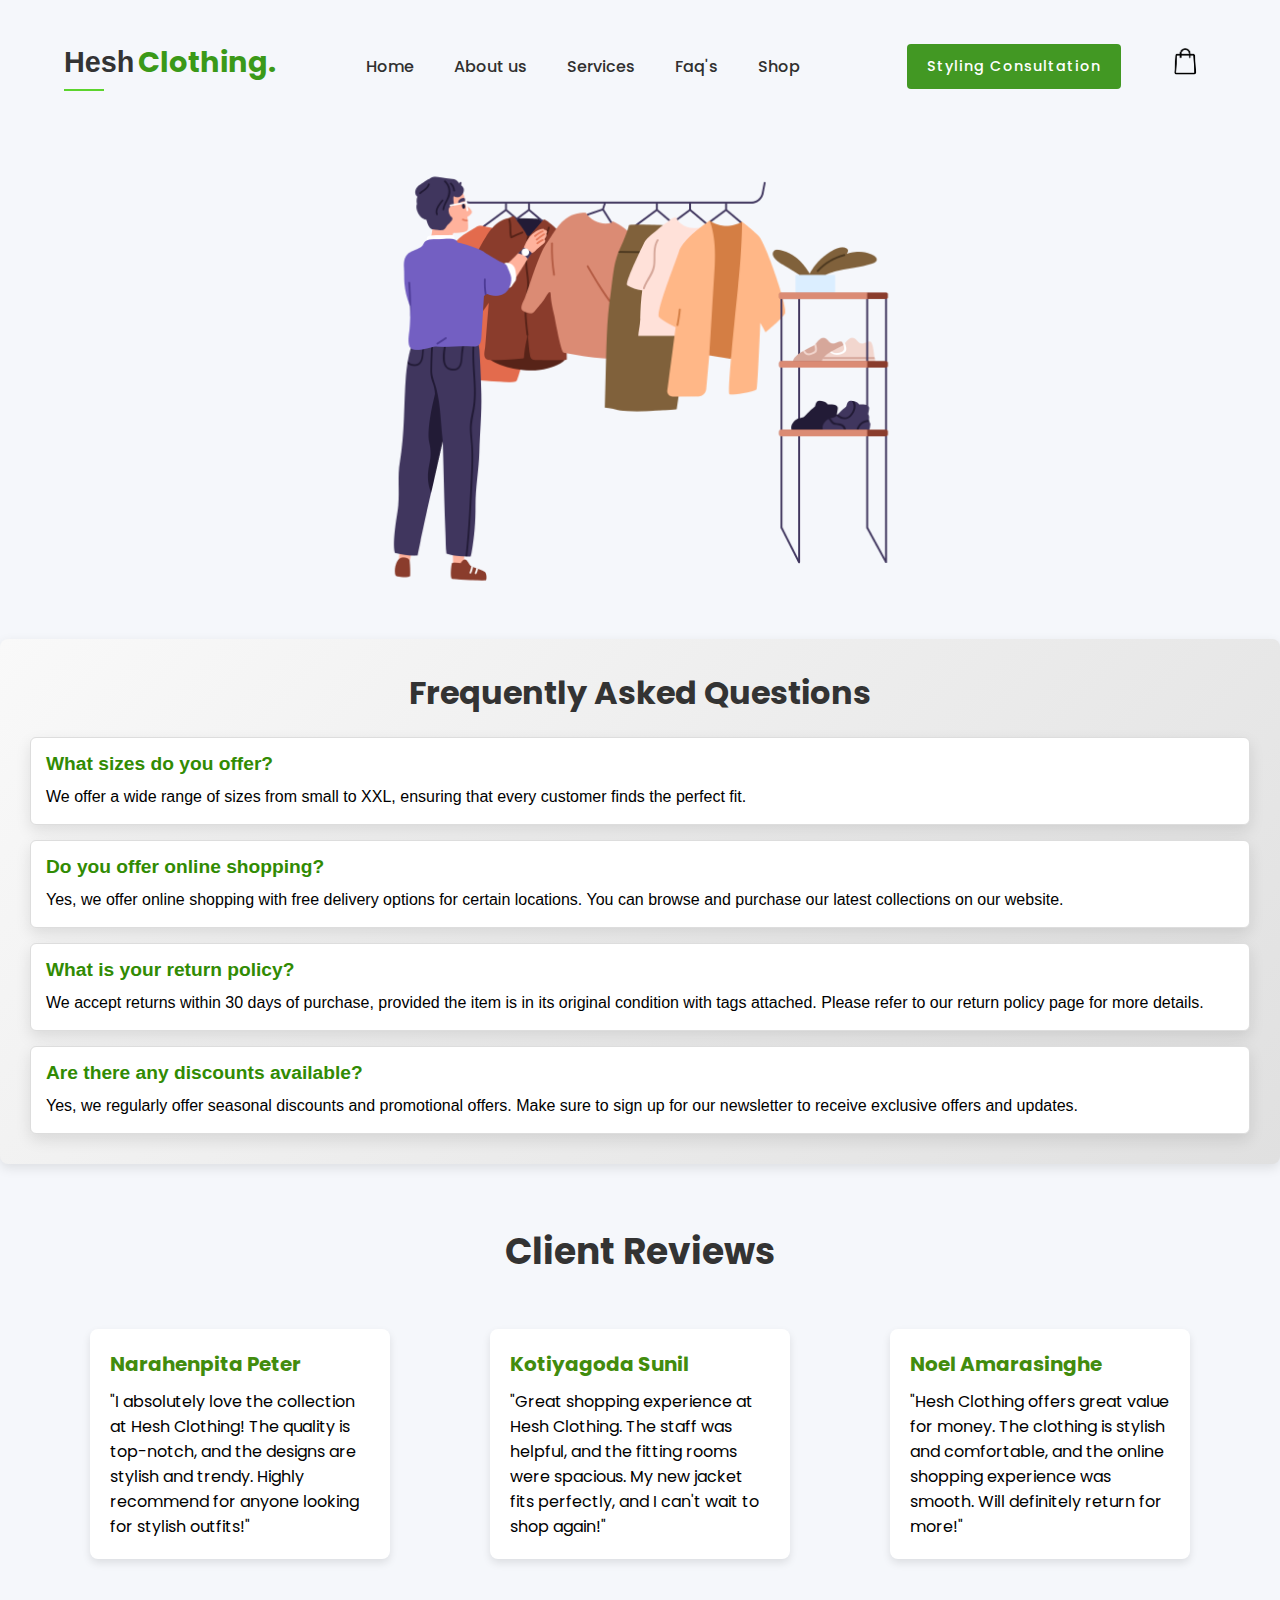
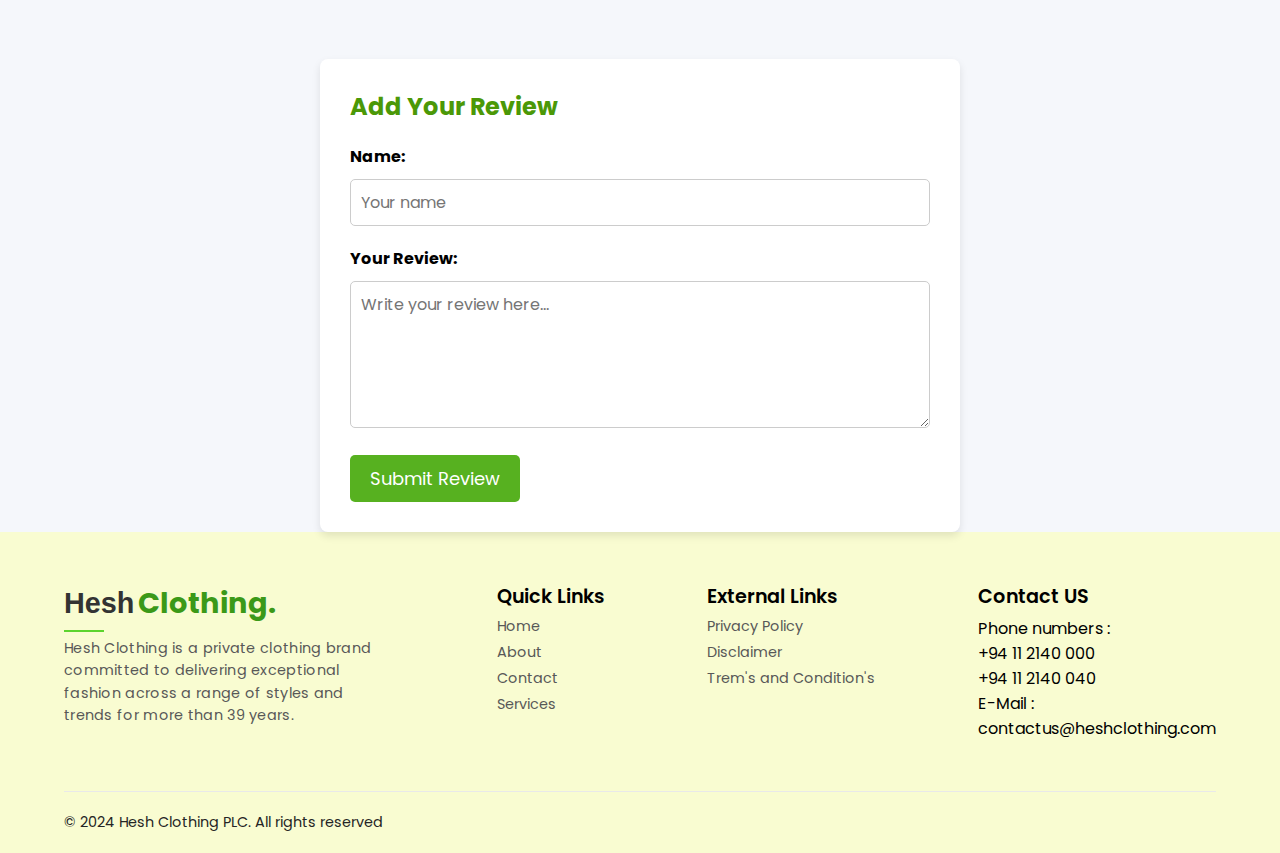
<file: FAQ.html>
<!DOCTYPE html>
<html lang="en">
<head>
    <meta charset="UTF-8">
    <meta name="viewport" content="width=device-width, initial-scale=1.0">
    <!--title-->
    <title>FAQ</title>
    <link rel="stylesheet" href="css/style.css">
    <!--font-->
    <link rel="preconnect" href="https://fonts.googleapis.com">
    <link rel="preconnect" href="https://fonts.gstatic.com" crossorigin>
    <link href="https://fonts.googleapis.com/css2?family=Poppins:ital,wght@0,100;0,200;0,300;0,400;0,500;0,600;0,700;0,800;0,900;1,100;1,200;1,300;1,400;1,500;1,600;1,700;1,800;1,900&display=swap" rel="stylesheet">
    <script src="/Scripts/script.js"></script>
</head>
<body>


    <!--hero-section-->
    <section id="hero">

    <!--nav-->
    <nav class="navigation">
        <!--logo of the site-->
        <a href="index.html" class="logo">Hesh<span>Clothing.</span></a>
            <!--menu-->
            <ul class="menu">
                <li><a href="index.html">Home</a></li>
                <li><a href="aboutus.html">About us</a></li>
                <li><a href="servicepage.html">Services</a></li>
                <li><a href="FAQ.html">Faq's</a></li>
                <li><a href="clothes.html">Shop</a></li>
            </ul>
            <a href="style.html" class="appointment-btn">Styling Consultation</a>
                <!-- Cart Button ------>

                <a href="cart.html" class="cart-icon">
                    <img src="/images/cart.png" alt="Cart" />
                </a>

            </nav><!--nav-end-->

            <!--image of about us-->
            <div class="hero-img4">
                <img alt="klo" src="images/d page.png">
            </div>


            <!-- FAQ Section -->
            <section class="faq-section">
                <h2>Frequently Asked Questions</h2>
                <div class="faq-item">
                    <h3>What sizes do you offer?</h3>
                    <p>We offer a wide range of sizes from small to XXL, ensuring that every customer finds the perfect fit.</p>
                </div>
                <div class="faq-item">
                    <h3>Do you offer online shopping?</h3>
                    <p>Yes, we offer online shopping with free delivery options for certain locations. You can browse and purchase our latest collections on our website.</p>
                </div>
                <div class="faq-item">
                    <h3>What is your return policy?</h3>
                    <p>We accept returns within 30 days of purchase, provided the item is in its original condition with tags attached. Please refer to our return policy page for more details.</p>
                </div>
                <div class="faq-item">
                    <h3>Are there any discounts available?</h3>
                    <p>Yes, we regularly offer seasonal discounts and promotional offers. Make sure to sign up for our newsletter to receive exclusive offers and updates.</p>
                </div>
            </section>


            <!-- Review Section -->
            <section class="reviews-section">
                <h1>Client Reviews</h1>
                <div class="review-container">

                    <!-- Review 1 -->
                    <div class="review-card">
                        <h3>Narahenpita Peter</h3>
                        <p>"I absolutely love the collection at Hesh Clothing! The quality is top-notch, and the designs are stylish and trendy. Highly recommend for anyone looking for stylish outfits!"</p>
                    </div>

                    <!-- Review 2 -->
                    <div class="review-card">
                        <h3>Kotiyagoda Sunil</h3>
                        <p>"Great shopping experience at Hesh Clothing. The staff was helpful, and the fitting rooms were spacious. My new jacket fits perfectly, and I can't wait to shop again!"</p>
                    </div>

                    <!-- Review 3 -->
                    <div class="review-card">
                        <h3>Noel Amarasinghe</h3>
                        <p>"Hesh Clothing offers great value for money. The clothing is stylish and comfortable, and the online shopping experience was smooth. Will definitely return for more!"</p>
                    </div>

                </div>
            </section>


        <!-- Add Review Form (Static Form) -->
        <div class="add-review">
            <h2>Add Your Review</h2>
            <form>
                <label for="name">Name:</label>
                <input type="text" id="name" name="name" placeholder="Your name">


                <label for="review">Your Review:</label>
                <textarea id="review" name="review" rows="5" placeholder="Write your review here..."></textarea>

                <button type="submit">Submit Review</button>
            </form>
        </div>
    </section>


    <!---------------Footer----------------------------->
    <footer>
        <div class="footer-container">
            <!--**comoany-box**-->
            <div class="footer-company-box">
                <!--logo-->
                <a href="#" class="logo">Hesh<span>Clothing.</span></a>
                <!--details-->
                <p>Hesh Clothing is a private clothing brand committed to delivering exceptional fashion across a range of styles and trends for more than 39 years.</p>
                
            </div>
            <!--**link-box***-->
            <div class="footer-link-box">
                <strong>Quick Links</strong>
                <ul>
                    <li><a href="index.html">Home</a></li>
                    <li><a href="aboutus.html">About</a></li>
                    <li><a href="#">Contact</a></li>
                    <li><a href="servicepage.html">Services</a></li>
                    
                </ul>
            </div>
            <!--**link-box***-->
            <div class="footer-link-box">
                <strong>External Links</strong>
                <ul>
                    
                    <li><a href="#">Privacy Policy</a></li>
                    <li><a href="#">Disclaimer</a></li>
                    <li><a href="#">Trem's and Condition's</a></li>
                </ul>
            </div>
            <!--**link-box***-->
            <div class="footer-link-box">
                <strong>Contact US</strong>
                <ul>
                    <li>Phone numbers :</li>
                    <ol>+94 11 2140 000</ol>
                    <ol>+94 11 2140 040</ol>
                    <li>E-Mail :</li>
                    <ol>contactus@heshclothing.com</ol>
                </ul>
            </div>
            
   
        </div>

        <!--**bottom**********************-->
        <div class="footer-bottom">
            <span class="copyright">&#169; 2024 Hesh Clothing PLC. All rights reserved</span>
        </div>
    </footer>
    <!---------------Footer end----------------------------->

    
</body>
</html>
</file>
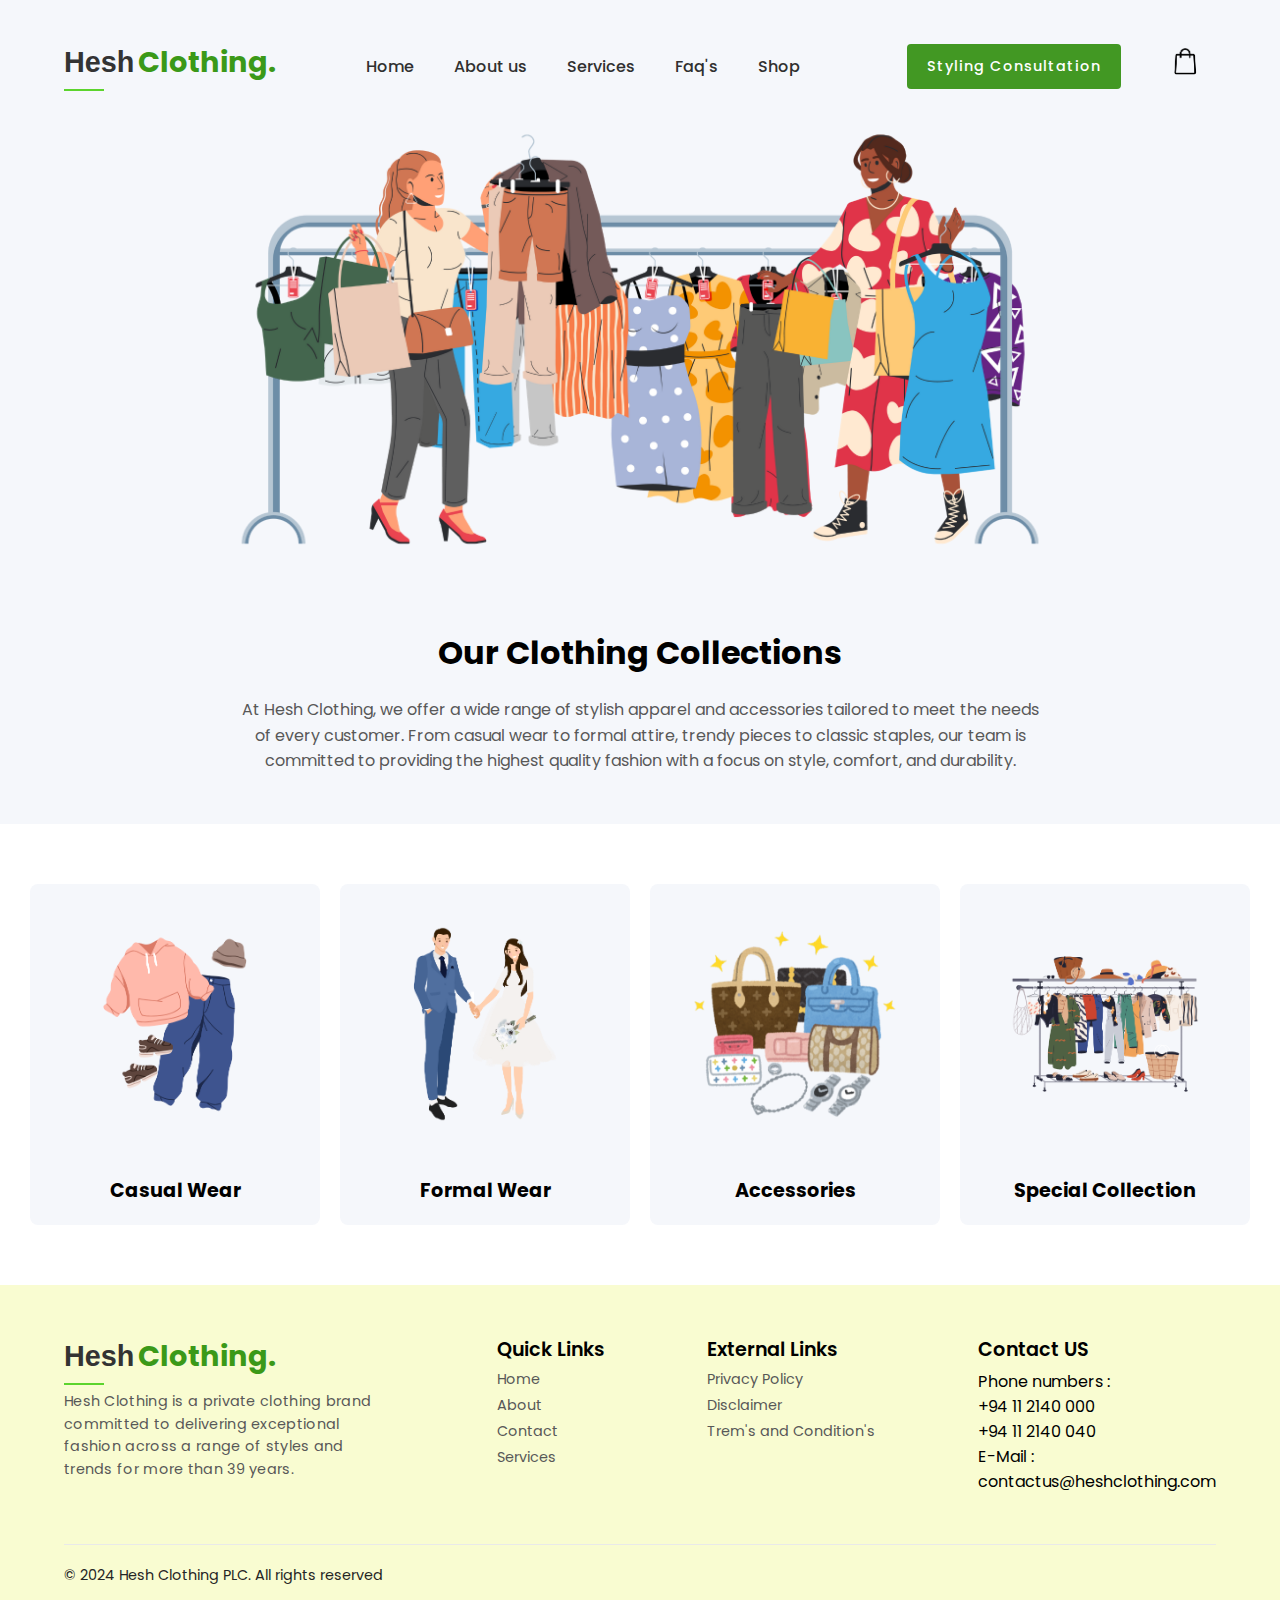
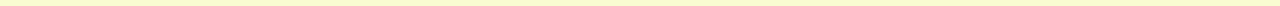
<file: servicepage.html>
<!DOCTYPE html>
<html lang="en">
<head>
    <meta charset="UTF-8">
    <meta name="viewport" content="width=device-width, initial-scale=1.0">
    <title>Service page</title>
    <meta charset="UTF-8">
    <meta name="viewport" content="width=device-width, initial-scale=1.0">
    <!--title-->
    <title>Services</title>
    <link rel="stylesheet" href="css/style.css">
    <!--font-->
    <link rel="preconnect" href="https://fonts.googleapis.com">
    <link rel="preconnect" href="https://fonts.gstatic.com" crossorigin>
    <link href="https://fonts.googleapis.com/css2?family=Poppins:ital,wght@0,100;0,200;0,300;0,400;0,500;0,600;0,700;0,800;0,900;1,100;1,200;1,300;1,400;1,500;1,600;1,700;1,800;1,900&display=swap" rel="stylesheet">
    <script src="/Scripts/script.js"></script>
</head>
<body>


    <!--hero-section-->
    <section id="hero">

    <!--nav-->
    <nav class="navigation">
        <!--logo of the site-->
        <a href="index.html" class="logo">Hesh<span>Clothing.</span></a>
            <!--menu-->
            <ul class="menu">
                <li><a href="index.html">Home</a></li>
                <li><a href="aboutus.html">About us</a></li>
                <li><a href="servicepage.html">Services</a></li>
                <li><a href="FAQ.html">Faq's</a></li>
                <li><a href="clothes.html">Shop</a></li>
            </ul>
            <a href="style.html" class="appointment-btn">Styling Consultation</a>
        <!-- Cart Button ------>

        <a href="cart.html" class="cart-icon">
            <img src="/images/cart.png" alt="Cart" />
        </a>

            </nav><!--nav-end-->

                
            <!--image of the page-->
            <div class="hero-img2">
                <img alt="" src="images/ggggggg.png">
            </div> 
            
            
            <!--Flex box-->
            <section class="intro-section">
                <h2>Our Clothing Collections</h2>
                <p>At Hesh Clothing, we offer a wide range of stylish apparel and accessories tailored to meet the needs of every customer. From casual wear to formal attire, trendy pieces to classic staples, our team is committed to providing the highest quality fashion with a focus on style, comfort, and durability.</p>
            </section>
            
            <section class="services-grid">
                <div class="service-item">
                    <img src="images/1.png" alt="Casual Wear">
                    <h3>Casual Wear</h3>
                </div>
                <div class="service-item">
                    <img src="images/2.png" alt="Formal Wear">
                    <h3>Formal Wear</h3>
                </div>
                <div class="service-item">
                    <img src="images/3.png" alt="Accessories">
                    <h3>Accessories</h3>
                </div>
                <div class="service-item">
                    <img src="images/4.png" alt="Special Collection">
                    <h3>Special Collection</h3>
                </div>
            </section>
            
            


    <!---------------Footer----------------------------->
    <footer>
        <div class="footer-container">
            <!--**comoany-box**-->
            <div class="footer-company-box">
                <!--logo-->
                <a href="#" class="logo">Hesh<span>Clothing.</span></a>
                <!--details-->
                <p>Hesh Clothing is a private clothing brand committed to delivering exceptional fashion across a range of styles and trends for more than 39 years.</p>
                
            </div>
            <!--**link-box***-->
            <div class="footer-link-box">
                <strong>Quick Links</strong>
                <ul>
                    <li><a href="index.html">Home</a></li>
                    <li><a href="aboutus.html">About</a></li>
                    <li><a href="#">Contact</a></li>
                    <li><a href="servicepage.html">Services</a></li>
                    
                </ul>
            </div>
            <!--**link-box***-->
            <div class="footer-link-box">
                <strong>External Links</strong>
                <ul>
                    
                    <li><a href="#">Privacy Policy</a></li>
                    <li><a href="#">Disclaimer</a></li>
                    <li><a href="#">Trem's and Condition's</a></li>
                </ul>
            </div>
            <!--**link-box***-->
            <div class="footer-link-box">
                <strong>Contact US</strong>
                <ul>
                    <li>Phone numbers :</li>
                    <ol>+94 11 2140 000</ol>
                    <ol>+94 11 2140 040</ol>
                    <li>E-Mail :</li>
                    <ol>contactus@heshclothing.com</ol>
                </ul>
            </div>
            
   
        </div>

        <!--**bottom**********************-->
        <div class="footer-bottom">
            <span class="copyright">&#169; 2024 Hesh Clothing PLC. All rights reserved</span>
        </div>
    </footer>
    <!---------------Footer end----------------------------->
            
            
    
</body>
</html>
</file>
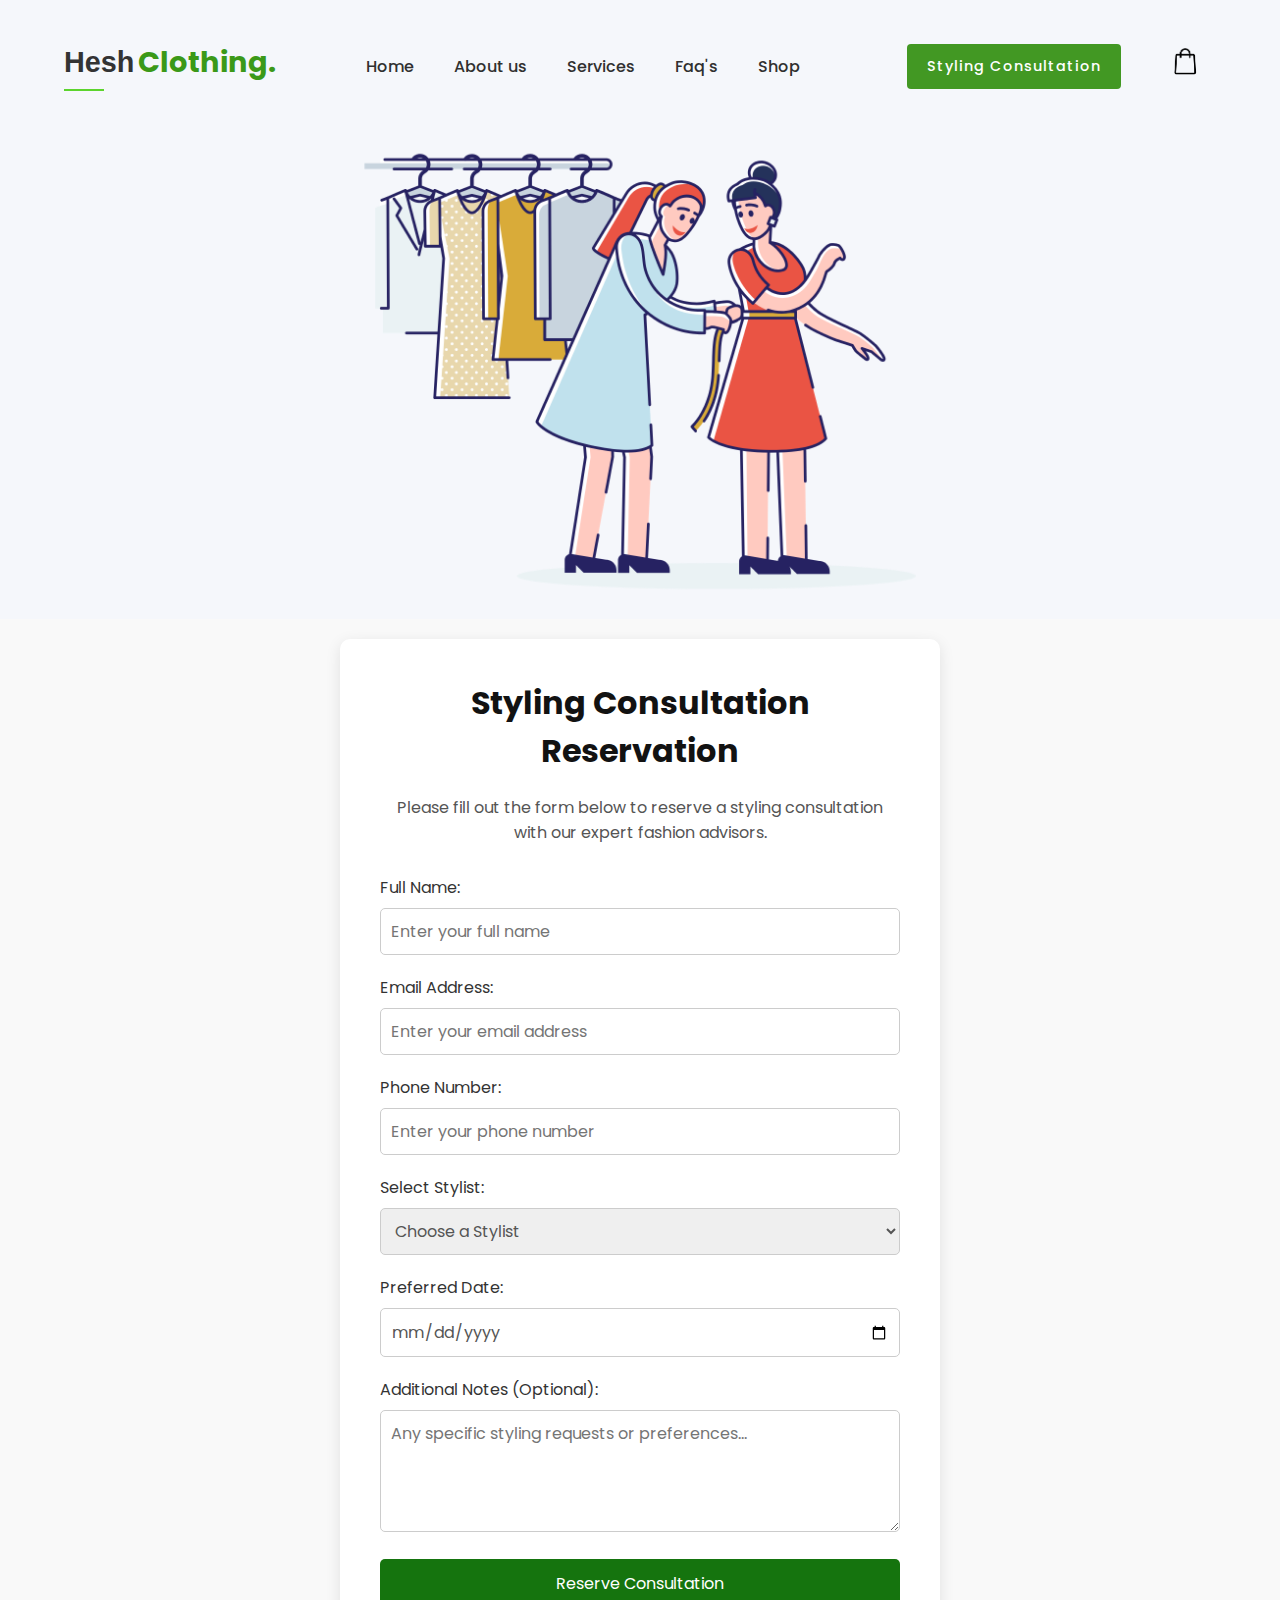
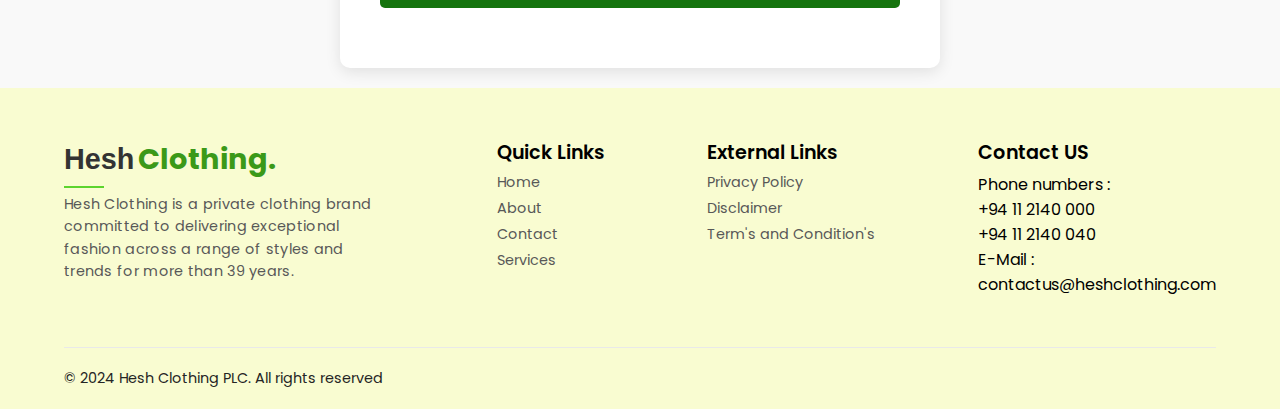
<file: style.html>
<!DOCTYPE html>
<html lang="en">
<head>
    <meta charset="UTF-8">
    <meta name="viewport" content="width=device-width, initial-scale=1.0">
    <title>Style Consultation</title>
    <link rel="stylesheet" href="css/style.css">
    <link rel="preconnect" href="https://fonts.googleapis.com">
    <link rel="preconnect" href="https://fonts.gstatic.com" crossorigin>
    <link href="https://fonts.googleapis.com/css2?family=Poppins:wght@300;400;500;600;700&display=swap" rel="stylesheet">
</head>
<body>

    <!--hero-section-->
    <section id="hero">
    <!--nav-->
    <nav class="navigation">
        <!--logo of the site-->
        <a href="index.html" class="logo">Hesh<span>Clothing.</span></a>
            <!--menu-->
            <ul class="menu">
                <li><a href="index.html">Home</a></li>
                <li><a href="aboutus.html">About us</a></li>
                <li><a href="servicepage.html">Services</a></li>
                <li><a href="FAQ.html">Faq's</a></li>
                <li><a href="clothes.html">Shop</a></li>
            </ul>
            <a href="style.html" class="appointment-btn">Styling Consultation</a>
                    <!-- Cart Button ------>

        <a href="cart.html" class="cart-icon">
            <img src="/images/cart.png" alt="Cart" />
        </a>

        </nav><!--nav-end-->

        <!--hero image-->
        <div class="hero-img6">
            <img alt="" src="images/Consulting.png">
        </div>           
    </section>

<!-- Reservation Form Section -->
<section id="reservation-section">
    <div class="reservation-container">
        <h1>Styling Consultation Reservation</h1>
        <p>Please fill out the form below to reserve a styling consultation with our expert fashion advisors.</p>
        
        <form id="reservation-form">
            <div class="form-group">
                <label for="name">Full Name:</label>
                <input type="text" placeholder="Enter your full name" required>
            </div>

            <div class="form-group">
                <label for="email">Email Address:</label>
                <input type="email" placeholder="Enter your email address" required>
            </div>

            <div class="form-group">
                <label for="phone">Phone Number:</label>
                <input type="tel" placeholder="Enter your phone number" required>
            </div>

            <div class="form-group">
                <label for="stylist">Select Stylist:</label>
                <select id="stylist" name="stylist">
                    <option value="">Choose a Stylist</option>
                    <option value="fashion-expert">Fashion Expert</option>
                    <option value="personal-stylist">Personal Stylist</option>
                    <option value="wardrobe-specialist">Wardrobe Specialist</option>
                </select>
            </div>

            <div class="form-group">
                <label for="date">Preferred Date:</label>
                <input type="date" required>
            </div>

            <div class="form-group">
                <label for="message">Additional Notes (Optional):</label>
                <textarea id="message" placeholder="Any specific styling requests or preferences..." rows="4"></textarea>
            </div>

            <div class="form-group">
                <button type="submit" class="submit-btn">Reserve Consultation</button>
            </div>
        </form>
    </div>
</section>

    <!---------------Footer----------------------------->
    <footer>
        <div class="footer-container">
            <!--**comoany-box**-->
            <div class="footer-company-box">
                <!--logo-->
                <a href="#" class="logo">Hesh<span>Clothing.</span></a>
                <!--details-->
                <p>Hesh Clothing is a private clothing brand committed to delivering exceptional fashion across a range of styles and trends for more than 39 years.</p>
                
            </div>
            <!--**link-box***-->
            <div class="footer-link-box">
                <strong>Quick Links</strong>
                <ul>
                    <li><a href="index.html">Home</a></li>
                    <li><a href="aboutus.html">About</a></li>
                    <li><a href="#">Contact</a></li>
                    <li><a href="servicepage.html">Services</a></li>
                    
                </ul>
            </div>
            <!--**link-box***-->
            <div class="footer-link-box">
                <strong>External Links</strong>
                <ul>
                    
                    <li><a href="#">Privacy Policy</a></li>
                    <li><a href="#">Disclaimer</a></li>
                    <li><a href="#">Term's and Condition's</a></li>
                </ul>
            </div>
            <!--**link-box***-->
            <div class="footer-link-box">
                <strong>Contact US</strong>
                <ul>
                    <li>Phone numbers :</li>
                    <ol>+94 11 2140 000</ol>
                    <ol>+94 11 2140 040</ol>
                    <li>E-Mail :</li>
                    <ol>contactus@heshclothing.com</ol>
                </ul>
            </div>
            
   
        </div>

        <!--**bottom**********************-->
        <div class="footer-bottom">
            <span class="copyright">&#169; 2024 Hesh Clothing PLC. All rights reserved</span>
        </div>
    </footer>
    <!---------------Footer end----------------------------->

</body>
</html>
</file>
<file: css/style.css>
/*======================Home Page===================*/

/*==basic==*/
*{
    margin: 0px;
    padding: 0px;
    box-sizing: border-box;
    font-family: poppins;
 }
 a{
    text-decoration: none;
 }
 ul{
    list-style: none;
 }

 /*==hero====*/
 #hero{
    background-color: #f5f7fb;
    display: flex;
    flex-direction: column;
    justify-content: space-between;
    min-height: 600px;
}
.navigation {
    display: flex;
    justify-content: space-between;
    align-items: center;
    max-width: 1200px;
    width: 90%;
    margin: 0px auto;
    padding: 30px 0px;
}


.logo {
    font-family: 'Lato', sans-serif; /* Clean and simple font */
    font-weight: 700;
    font-size: 1.8rem; /* Slightly larger font size */
    color: #333333; /* Neutral dark gray for simplicity */
    display: inline-block;
}

.logo span {
    color: #3b9918; /* Simple muted gold color */
    font-weight: 700;
    margin-left: 4px; /* Small space between "Hesh" and "Clothing" */
    transition: color 0.3s ease-in-out, transform 0.3s ease-in-out;
}

.logo:hover span {
    color: #175000; /* Darker gold on hover */
    transform: scale(1.05); /* Slight scale-up for emphasis */
}

.logo::after {
    content: '';
    display: block;
    width: 40px;
    height: 2px;
    margin-top: 5px;
    background-color: #5cd42d; /* Simple gold underline */
    transition: width 0.3s ease-in-out;
}

.logo:hover::after {
    width: 100%; /* Full underline on hover */
}


.menu {
    display: flex;
    justify-content: center;
    align-items: center;
    margin-right: auto;
    margin-left: 70px;
}

.menu li a {
    margin: 0px 20px;
    color: #303030;
    font-weight: 500;
    transition: all ease 0.3s;
}

.menu li a:hover {
    color: #4cbd23;
}

.appointment-btn {
    height: 45px;
    padding: 0px 20px;
    border-radius: 4px;
    background-color: #429823;
    color: #ffffff;
    display: flex;
    justify-content: center;
    align-items: center;
    font-weight: 500;
    letter-spacing: 1px;
    font-size: 0.9rem;
}
/*====================Cart Icon=====================*/



.cart-icon img {
    
    width: 65px; 
    height: auto;
    margin-left: 30px; 
    cursor: pointer;
    transition: transform 0.3s ease, opacity 0.3s ease;
}

.cart-icon img:hover {
    transform: scale(1.1); 
    opacity: 0.8; 
    
}




/*content===*/
.content{
    max-width: 1200px;
    width: 90%;
    margin: 0px auto;
    display: grid;
    grid-template-columns: 1fr 1fr;
    align-items: flex-start;
    margin-top: auto;
}
.hero-img{
    display: flexbox;
}    
.hero-img img{
    width: 100%;
    height: 100%;
    max-height: 450px;
    object-fit: contain;
    object-position: center bottom;
    margin-right: -20px;
    margin-top: -30px;
}
.hero-text{
    display: flex;
    flex-direction: column;
    margin-top: 30px; 
 }
 .hero-text h1{
     font-size: 3.2rem;
     color: #466f0c;
     line-height: 3.6rem;
 }
 .hero-text p{
    color: #535353;
    margin: 15px 0px;
    max-width: 500px;
    letter-spacing: 0.3px;
    line-height: 1.8rem;
}
.hero-text p{
    color: #535353;
    margin: 15px 0px;
    max-width: 500px;
    letter-spacing: 0.3px;
    line-height: 1.8rem;
}
/*--Buttons**/
.text-btns{
    display: flex;
    justify-content: flex-start;
    align-items: center;
    margin-top: -70px;
}

/*==our-story=======================*/
#our_story{
    background-color: #f5f7fb;
    max-width: 1200px;
    width: 90%;
    margin: 80px auto;
    border: 10px solid #ffffff;
    box-shadow: 2px 2px 30px rgba(0,0,0,0.12);
    display: grid;
    grid-template-columns: 1fr 1fr;

}
.our-story-img{
    position: relative;
    display: flex;
}
.our-story-img img{
    width: 100%;
    height: 100%;
    object-fit: cover;
    object-position: center;
    margin-left: -30px
}
.our-stroy-text h2{
    font-size: 2.8rem;
    color: #466f0c;
    line-height: 3rem;
}
.our-stroy-text p{
    color: #535353;
    font-size: 0.9rem;
    margin: 10px 0px;
    line-height: 1.4rem;
    letter-spacing: 0.3px;
}
.our-stroy-text p a{
    color: #122853;
    text-decoration: underline;
}



/*==our-services=====================*/
#our-services{
    width: 100%;
    margin: 50px auto 0px auto;
    background-color: #f5f7fb;
    padding: 50px 0px;
    display: flex;
    flex-direction: column;
    justify-content: center;
    align-items: center;
}
.services-heading{
    display: flex;
    justify-content: space-between;
    align-items: center;
    max-width: 1200px;
    width: 90%;
    margin: auto;
}
.services-heading-text strong{
    color: #130f02;
    font-size: 0.9rem;
    font-weight: 600;
    letter-spacing: 1px;
}
.services-heading-text h2{
    font-size: 2.2rem;
    color: #466f0c;
    font-weight: 700;
    max-width: 600px;
}

.services-box-container{
    max-width: 1200px;
    width: 90%;
    margin: 40px auto;
    overflow: hidden;
}
.service-box{
    display: flex;
    flex-direction: column;
    justify-content: center;
    align-items: flex-start;
    max-width: 100%;/*350px*/
    border: 5px solid #ffffff;
    padding: 30px;
}
.service-box:hover{
    border: 5px solid #d6ebc7;
}
.service-box i{
    font-size: 2rem;
    color: #122853;
    width: 60px;
    height: 60px;
    border-radius:5px;
    display: flex;
    justify-content: center;
    align-items: center;
}
.service-box strong{
    color: #000000;
    font-size: 1.4rem;
    margin-top: 20px;
}
.service-box p {
    font-size: 0.9rem;
    line-height: 1.4rem;
    color: #532d12;
    max-height: 4.2rem; 
    overflow: hidden;
    text-overflow: ellipsis;
    white-space: normal; 
}
.service-box a{
    height: 45px;
    background-color: #466f0c;
    color: #ffffff;
    padding: 0px 20px;
    display: flex;
    justify-content: center;
    align-items: center;
    font-size: 0.9rem;
    font-weight: 500;
    border-radius: 5px;
    margin-top: 30px;
}

.s-box1{
    background-color: #ecf6fd;
}
.s-box2{
    background-color: #edfff3;
}
.s-box3{
    background-color: #fff0ee;
}
.s-box4{
    background-color: #d9ffcf;
}
.service-btn{
    color: #535353;
    font-size: 0.9rem;
    margin-top: 10px;
    text-align: center;
    padding: 0px 10px;
}
.service-btn a{
    color: #014dd5;
    text-decoration: underline;
    font-weight: 600;
}

/*==footer================================*/
footer{
    width: 100%;
    background-color:  #f9fcd1;
}
.footer-container{
    max-width: 1200px;
    width: 90%;
    margin: 0px auto;
    padding: 50px 0px;
    display:flex;
    justify-content: space-between;
    align-items: flex-start;
}
.footer-company-box{
    max-width: 330px;
}
.footer-company-box p{
    color: #585858;
    margin: 5px 0px;
    font-size: 0.9rem;
    letter-spacing: 0.3px;
    line-height: 1.4rem;
}

.footer-link-box strong{
    font-size: 1.2rem;
    color: #000000;
    font-weight: 600;
}
.footer-link-box ul{
    margin-top: 5px;
}
.footer-container ul li a{
    color: #585858;
    font-size: 0.9rem;
    margin-bottom: 5px;
    display: flex;
    transition: all ease 0.3s;
}
.footer-container ul li a:hover{
    color: #466f0c;
}
.footer-bottom{
    display: flex;
    justify-content: space-between;
    align-items: center;
    flex-wrap: wrap;
    grid-gap: 10px;
    border-top: 1px solid #e9e9e9;
    padding: 20px 0px;
    max-width: 1200px;
    width: 90%;
    margin: auto;
}
.footer-bottom span{
    color: #252525;
    font-size: 0.9rem;
}

/*--------------------------------Service Page*--------------------------*/
.hero-img2 img{
    width: 100%;
    height: 100%;
    max-height: 530px;
    object-fit: contain;
    object-position: center bottom;
    margin-right: -60px;
    margin-top: -90px;
}


.intro-section {
    background-color: #f5f7fb;
    text-align: center;
    padding: 50px 20px;
}

.intro-section h2 {
    font-size: 2rem;
    color: #000000;
    margin-bottom: 20px;
}

.intro-section p {
    font-size: 1rem;
    line-height: 1.6;
    color: #585858;
    max-width: 800px;
    margin: 0 auto;
}

.services-grid {
    background-color: white;
    display: flex;
    flex-wrap: wrap;
    justify-content: space-between;
    padding: 50px 20px;
}

.service-item {
    flex: 1 1 calc(25% - 20px);
    margin: 10px;
    text-align: center;
    background-color: #f5f7fb;
    padding: 20px;
    border-radius: 8px;
    transition: transform 0.3s ease, box-shadow 0.3s ease;
}

.service-item img {
    max-width: 100%;
    border-radius: 8px;
    margin-bottom: 15px;
}

.service-item h3 {
    font-size: 1.2rem;
    color: #000000;
    margin-top: 10px;
}

.service-item:hover {
    transform: translateY(-10px);
    box-shadow: 0px 4px 15px rgba(0, 0, 0, 0.1);
}
.service-item:hover{
    border: 5px solid #d1ebc7;
}
/*---nav fixed--*/
header, nav {
    position: relative; 
    z-index: 1000; 
}

.services-intro, .services-container {
    position: relative;
    z-index: 1; 
}

.register-section {
    text-align: center;
    padding: 40px;
    background-color: #ffffff;
}

/**---------------------------------About us page-------------------------**/

.hero-img3 img{
    width: 100%;
    height: 100%;
    max-height: 530px;
    object-fit: contain;
    object-position: center bottom;
    margin-right: -60px;
    margin-top: -90px;

}
.about-us-section {
    text-align: center;
    padding: 40px;
    background-color: #f5f7fb;
    margin-bottom: 30px;
}

.hero-text p {
    color: #535353;
    margin: 10px 0px;
    max-width: 500px;
    letter-spacing: 0.3px;
    line-height: 1.8rem;
}

.branches-section {
    text-align: center;
    padding: 40px;
    background-color: #ffffff;
}

.branch {
    background-color: #fff;
    margin: 20px auto;
    padding: 20px;
    border-radius: 8px;
    box-shadow: 0 4px 8px rgba(0, 0, 0, 0.1);
    width: 70%;
    max-width: 100%;
}

.branch img {
    max-width: 100%;
    height: auto;
    margin: 10px 0;
}

.map-container {
    position: relative;
    width: 100%;
    padding-bottom: 56.25%; 
    height: 0;
    overflow: hidden;
}

.map-container iframe {
    position: absolute;
    top: 0;
    left: 0;
    width: 100%;
    height: 100%;
    border: 0;
}

.branch:hover{
    border: 5px solid #ceebc7;
}

.clothing-summary {
    text-align: center;
    padding: 40px;
    background-color: #f5f7fb;
}

table {
    width: 80%;
    margin: 0 auto;
    border-collapse: collapse;
    margin-top: 20px;
}

table, th, td {
    border: 1px solid #ddd;
}

th, td {
    padding: 15px;
    text-align: center;
}

thead {
    background-color: #4cbd23;
    color: white;
}

tfoot td {
    background-color: #f3f3f3;
    font-style: italic;
    padding: 15px;
}

/*--------- ----------------------FAQ page-----------------------------*/

.hero-img4 img{
    width: 100%;
    height: 100%;
    max-height: 530px;
    object-fit: contain;
    object-position: center bottom;
    margin-right: -60px;
    margin-top: -50px;

}

/* FAQ Section Styling */
.faq-section {
    padding: 40px;
    background: linear-gradient(135deg, #f9f9f9, #e0e0e0);
    border-radius: 15px;
    margin: 20px 0;
    box-shadow: 0 4px 12px rgba(0, 0, 0, 0.1);
}

.faq-section h2 {
    text-align: center;
    font-size: 2em;
    color: #333;
    margin-bottom: 20px;
}

.faq-item {
    background-color: #fff;
    border-radius: 10px;
    padding: 20px;
    margin-bottom: 20px;
    box-shadow: 0 6px 15px rgba(0, 0, 0, 0.1);
    transition: transform 0.3s ease, box-shadow 0.3s ease, background-color 0.3s ease;
}

.faq-item:hover {
    transform: translateY(-10px);
    box-shadow: 0 12px 30px rgba(0, 0, 0, 0.2);
    background-color: #da9f4c;
}

.faq-item h3 {
    font-size: 1.5em;
    color: #000000;
    margin-bottom: 15px;
    font-family: 'Helvetica', sans-serif;
    font-weight: bold;
}

.faq-item p {
    font-size: 1.1em;
    color: #666;
    line-height: 1.6;
    font-family: 'Roboto', sans-serif;
}

/* Decorative Elements */
.faq-item::before {
    content: "\2022";
    font-size: 2em;
    color: #ff6347;
    position: absolute;
    left: -25px;
    top: 20px;
}

.faq-item:last-child {
    margin-bottom: 0;
}


/* FAQ Section Styling */
.faq-section {
    padding: 30px;
    background-color: #f9f9f9;
    border-radius: 8px;
    margin: 20px 0;
}

.faq-section h2 {
    text-align: center;
    font-size: 2em;
    color: #333;
    margin-bottom: 20px;
}

.faq-item {
    background-color: #ffffff;
    border: 1px solid #ddd;
    border-radius: 6px;
    margin-bottom: 15px;
    padding: 15px;
    transition: background-color 0.3s ease;
}

.faq-item:hover {
    background-color: #f1f1f1;
}

.faq-item h3 {
    font-size: 1.2em;
    color: #318b03;
    margin-bottom: 10px;
}

.faq-item p {
    font-size: 1em;
    color: #000000;
    line-height: 1.5;
}

.faq-item:last-child {
    margin-bottom: 0;
}


/*-----Reviews--------------------------*/
.reviews-section {
    text-align: center;
    padding: 40px;
}
.reviews-section h1 {
    font-size: 36px;
    margin-bottom: 30px;
    color: #333;
}

.review-container {
    display: flex;
    flex-wrap: wrap;
    justify-content: space-around;
}

.review-card {
    background-color: #fff;
    border-radius: 8px;
    box-shadow: 0 4px 8px rgba(0, 0, 0, 0.1);
    margin: 20px;
    padding: 20px;
    width: 300px;
    text-align: left;
}

.review-card h3 {
    font-size: 20px;
    color: #428c0d;
}

.review-card p {
    font-size: 16px;
    margin-top: 10px;
}

.add-review {
    margin-top: 40px;
    text-align: left;
    background-color: #fff;
    padding: 30px;
    border-radius: 8px;
    width: 50%;
    margin-left: auto;
    margin-right: auto;
    box-shadow: 0 4px 8px rgba(0, 0, 0, 0.1);
}

.add-review h2 {
    font-size: 24px;
    margin-bottom: 20px;
    color: #4b9807;
}

.add-review label {
    display: block;
    margin-bottom: 10px;
    font-weight: bold;
}

.add-review input, .add-review select, .add-review textarea {
    width: 100%;
    padding: 10px;
    margin-bottom: 20px;
    border-radius: 5px;
    border: 1px solid #ccc;
    font-size: 16px;
}

.add-review button {
    background-color: #57b120;
    color: #fff;
    border: none;
    padding: 10px 20px;
    font-size: 18px;
    border-radius: 5px;
    cursor: pointer;
    transition: background-color 0.3s ease;
}

.add-review button:hover {
    background-color: #065206;
}

/*--------------------sHOP Page---------------------------------------*/

.hero-img5 img{
    width: 100%;
    height: 100%;
    max-height: 530px;
    object-fit: contain;
    object-position: center bottom;
    margin-right: -60px;
    margin-top: -50px;

}

/* Center the main-content section */
.container {
    display: flex;
    justify-content: center;
    align-items: flex-start;
    min-height: 100vh;
    background-color: #f8f9fa;
    padding: 20px;
}

/* Styling the main-content */
.main-content {
    width: 90%;
    max-width: 800px;
    background-color: #ffffff;
    border-radius: 8px;
    padding: 20px;
    box-shadow: 0 4px 6px rgba(0, 0, 0, 0.1);
}

/* Category section styling */
.category-section {
    margin-bottom: 40px; 
    padding-bottom: 20px; 
    border-bottom: 1px solid #ddd; 
}

.container .main-content .category-section h2 {
    font-size: 1.8rem;
    color: #086702;  
    margin-bottom: 20px;
}

/* Product grid layout */
.products-grid {
    display: flex;
    flex-wrap: wrap; 
    gap: 20px; 
    justify-content: flex-start; 
}

.product-card {
    flex: 0 0 calc(33.33% - 20px);
    max-width: calc(33.33% - 20px);
    text-align: center;
    background-color: #ffffff;
    border: 1px solid #ddd;
    border-radius: 8px;
    padding: 15px;
    transition: transform 0.2s ease, box-shadow 0.2s ease;
}

.product-card:hover {
    transform: scale(1.05);
    box-shadow: 0 4px 8px rgba(0, 0, 0, 0.15);
}

.product-card img {
    width: 200px;
    height: 200px;
    margin-bottom: 15px;
    display: block;
    margin-left: auto;
    margin-right: auto;
}

.product-card h3 {
    font-size: 1.1rem; 
    font-weight: bold;
    color: #333;
    margin: 5px 0; 
    white-space: normal; 
    overflow: hidden; 
    text-overflow: ellipsis;
    line-height: 1.4; 
    max-height: 2.8em; 
}

.product-card p {
    font-size: 1rem;
    color: #777;
    margin-top: 5px; 
    margin-bottom: 0;
}

.quantity-input {
    width: 60px;
    padding: 5px;
    font-size: 16px;
    border: 1px solid #ddd;
    border-radius: 5px;
    text-align: center;
}

.add-to-cart-btn {
    display: inline-block;
    margin-top: 10px;
    padding: 10px 20px;
    font-size: 16px;
    color: #fff;
    background-color: #0a851c;
    border: none;
    border-radius: 5px;
    cursor: pointer;
    transition: background-color 0.3s ease;
}

.add-to-cart-btn:hover {
    background-color: #4c751f;
}






/*-------------------------Styling Consulting page---------------------------------*/
.hero-img6 img{
    width: 100%;
    height: 100%;
    max-height: 530px;
    object-fit: contain;
    object-position: center bottom;
    margin-right: -60px;
    margin-top: -50px;

}

/* Global Styling */
body {
    font-family: 'Poppins', sans-serif;
    margin: 0;
    padding: 0;
    background-color: #f9f9f9;
}

header {
    background-color: #248926;
    color: white;
    text-align: center;
    padding: 20px 0;
    font-size: 24px;
}

/* Main Container */
.container {
    display: flex;
    padding: 20px;
    gap: 20px;
}

/* Sidebar */
.sidebar {
    width: 25%;
    border-right: 1px solid #ddd;
    padding-right: 20px;
    background-color: #fff;
    padding: 20px;
    border-radius: 8px;
}

.sidebar h2 {
    font-size: 20px;
    margin-bottom: 15px;
    color: #333;
}

.sidebar ul {
    list-style: none;
    padding: 0;
}

.sidebar ul li {
    padding: 10px 0;
    font-size: 16px;
    color: #555;
    cursor: pointer;
    border-bottom: 1px solid #ddd;
}

.sidebar ul li:hover {
    color: #007bff;
}
/*-=======================Clothing Items==========================*/

.container {
    max-width: 1200px;
    margin: 0 auto;
    padding: 20px;
}

/* Category Sections */
.category-section {
    margin-bottom: 40px;
}

.category-section h2 {
    font-size: 24px;
    color: #4CAF50;
    margin-bottom: 20px;
    border-bottom: 2px solid #ddd;
    padding-bottom: 5px;
}

/* Product Cards */
.main-content {
    display: flex;
    flex-wrap: wrap;
    gap: 20px;
    justify-content: flex-start;
}

.product-card {
    background-color: white;
    border: 1px solid #ddd;
    border-radius: 8px;
    width: calc(33.333% - 20px); /* 3 cards per row */
    box-shadow: 0 2px 5px rgba(0, 0, 0, 0.1);
    overflow: hidden;
    text-align: center;
    transition: transform 0.3s ease, box-shadow 0.3s ease;
}

.product-card:hover {
    transform: translateY(-5px);
    box-shadow: 0 4px 10px rgba(0, 0, 0, 0.2);
}

.product-card img {
    max-width: 100%;
    height: auto;
    display: block;
}

.product-card h3 {
    font-size: 18px;
    color: #333;
    margin: 10px 0;
}

.product-card p {
    font-size: 16px;
    color: #666;
    margin: 0 0 15px 0;
}

/* New Label */
.new-label {
    position: absolute;
    background-color: #ff6347;
    color: white;
    font-size: 12px;
    font-weight: bold;
    padding: 4px 8px;
    border-radius: 0 0 5px 0;
    top: 0;
    left: 0;
}


#reservation-section {
    width: 100%;
    max-width: 600px;
    background-color: #ffffff;
    padding: 40px;
    box-shadow: 0px 4px 15px rgba(0, 0, 0, 0.1);
    border-radius: 10px;
    margin: 20px auto;
    font-family: 'Poppins', sans-serif;
}
/*===================end======================*/



/*-------------------------Styling Page------------------------------*/
.hero-img7 img{
    width: 100%;
    height: 100%;
    max-height: 530px;
    object-fit: contain;
    object-position: center bottom;
    margin-right: -60px;
    margin-top: -50px;

}
.reservation-container h1 {
    font-size: 2rem;
    color: #121212;
    margin-bottom: 20px;
    text-align: center;
}

.reservation-container p {
    text-align: center;
    margin-bottom: 30px;
    font-size: 1rem;
    color: #555555;
}


.form-group {
    margin-bottom: 20px;
}

.form-group label {
    font-size: 1rem;
    color: #333333;
    display: block;
    margin-bottom: 8px;
}

.form-group input,
.form-group select,
.form-group textarea {
    width: 100%;
    padding: 10px;
    border: 1px solid #cccccc;
    border-radius: 5px;
    font-size: 1rem;
    color: #555555;
    box-sizing: border-box;
}

/* Button Styles */
.submit-btn {
    width: 100%;
    padding: 12px;
    background-color: #15740e;
    color: #ffffff;
    border: none;
    border-radius: 5px;
    font-size: 1rem;
    cursor: pointer;
}




/*===========================Add to cart page=====================================*/

.hero-img8 img{
    width: 100%;
    height: 100%;
    max-height: 530px;
    object-fit: contain;
    object-position: center bottom;
    margin-right: -60px;
    margin-top: -50px;

}
.cart-section {
    text-align: center;
    padding: 40px;
    background-color: #ffffff;
}

.cart-section h1 {
    font-size: 36px;
    margin-bottom: 30px;
    color: #333;
}

/* Cart Table Styles */
#cart-table {
    width: 90%;
    margin: 20px auto;
    border-collapse: collapse;
    background-color: #fff;
    box-shadow: 0 4px 6px rgba(0, 0, 0, 0.1);
    border-radius: 10px;
    overflow: hidden;
    font-family: Arial, sans-serif;
}

#cart-table thead {
    background-color: #469c39;
    color: #fff;
    font-size: 20px;
    text-transform: uppercase;
}

#cart-table th, #cart-table td {
    padding: 12px 15px;
    text-align: center;
    border: 1px solid #ddd;
}

#cart-table th {
    font-size: 18px;
}

#cart-table tbody tr:nth-child(even) {
    background-color: #f9f9f9;
}

#cart-table tbody tr:hover {
    background-color: #f0f8ff;
    cursor: pointer;
}

#cart-table td {
    font-size: 16px;
}

#cart-total {
    font-size: 22px;
    font-weight: bold;
    text-align: center;
    margin: 20px auto;
    color: #239324;
    padding: 10px 20px;
    background-color: #f4f4f4;
    border-radius: 8px;
    box-shadow: 0 2px 5px rgba(0, 0, 0, 0.1);
}


#buttons-container {
    display: flex; 
    justify-content: center; 
    margin-top: 20px; 
}

/* Buttons */
#clear-cart-btn, #buy-now-btn {
    display: inline-block;
    margin: 10px; 
    padding: 10px 20px; 
    font-size: 16px; 
    font-weight: bold; 
    background-color: #1e7f21;
    color: white;
    border: none;
    border-radius: 8px; 
    cursor: pointer;
    transition: background-color 0.3s ease, transform 0.3s ease;
    text-align: center;
    width: 140px; 
    
}

#clear-cart-btn:hover, #buy-now-btn:hover {
    background-color: #306029;
}

/*=========================Checkout Section==================================*/



/* Checkout Section */
.checkout-section {
    text-align: center;
    padding: 40px;
    background-color: #ffffff;
}



/* Container Styling */
.container2 {
    display: flex;
    gap: 30px;
    flex-wrap: wrap;
    justify-content: space-between;
}

/* Form Styling */
#checkout-form {
    flex: 1 1 50%;
    max-width: 600px;
    padding: 20px;
    border: 1px solid #ddd;
    border-radius: 10px;
    background-color: #f9f9f9;
    box-shadow: 0 2px 5px rgba(0, 0, 0, 0.1);
}

#checkout-form label {
    text-align: left;
    display: block;
    margin: 10px 0 5px;
    font-weight: bold;
    color: #555;
}

#checkout-form input {
    width: 100%;
    padding: 10px;
    margin-bottom: 15px;
    border: 1px solid #ddd;
    border-radius: 5px;
    box-sizing: border-box;
}

#checkout-form input:focus {
    border-color: #96ba7f;
    outline: none;
    box-shadow: 0 0 5px rgba(76, 175, 80, 0.5);
}

.payment-method label {
    display: block;
    margin-bottom: 10px;
    font-weight: normal;
    cursor: pointer;
    padding: 10px;
    border: 1px solid #ccc; 
    border-radius: 4px; 
    font-size: 16px;
    position: relative; 
}

.payment-method input[type="radio"] {
    margin-right: 10px;
}

.payment-method input[type="radio"]:checked {
    background-color: #58c04d; 
}
.payment-method input[type="radio"] {
    display: none; /* Hide the radio button completely */
}


.pay-btn {
    background-color: #509518; 
    color: #ffffff; 
    font-size: 18px; 
    font-weight: bold; 
    padding: 12px 40px; 
    border: none; 
    border-radius: 8px; 
    cursor: pointer; 
    transition: background-color 0.3s ease, transform 0.2s ease; 
    box-shadow: 0 4px 6px rgba(0, 0, 0, 0.1); 
    width: auto; 
}

.favourites-buttons {
    display: flex;
    justify-content: space-between;
    margin-top: 20px;
    padding: 10px 0;
    gap: 15px; /* Space between buttons */
}

.favourites-buttons .pay-btn {
    flex: 1; 
    background-color: #509518; 
    color: white;
    border: none;
    border-radius: 5px;
    padding: 10px 20px;
    font-size: 16px;
    font-weight: bold;
    cursor: pointer;
    text-align: center;
    transition: background-color 0.3s, box-shadow 0.3s;
}

.pay-btn:hover {
    background-color: #4c7624; 
}

/* Cart Summary Styling */
.cart-summary {
    flex: 1 1 40%;
    max-width: 400px;
    padding: 20px;
    border: 1px solid #ddd;
    border-radius: 10px;
    background-color: #f9f9f9;
    box-shadow: 0 2px 5px rgba(0, 0, 0, 0.1);
}

.cart-summary h2 {
    text-align: center;
    color: #000000;
    margin-bottom: 20px;
}

#cart-items {
    margin-bottom: 20px;
}

.cart-item {
    display: flex;
    justify-content: space-between;
    margin-bottom: 10px;
    padding: 10px;
    background-color: #fff;
    border: 1px solid #ddd;
    border-radius: 5px;
}

.total-price p {
    font-size: 16px;
    margin: 10px 0;
    display: flex;
    justify-content: space-between;
}

.total-price strong {
    font-size: 18px;
    color: #000000;
}



/* Card Details Section */
#card-details {
    display: none;
    margin-top: 20px;
    padding: 15px;
    background-color: #f9f9f9;
    border: 1px solid #ddd;
    border-radius: 5px;
}

#card-details h3 {
    margin-bottom: 15px;
    color: #555;
}

#card-details input {
    width: 100%;
    padding: 10px;
    margin-bottom: 10px;
    border: 1px solid #ddd;
    border-radius: 5px;
    box-sizing: border-box;
}

/*=================Thank you massage ===============================*/

/* Style the thank you message container */
#thank-you-message {
    position: fixed;
    top: 50%;
    left: 50%;
    transform: translate(-50%, -50%);
    background-color: #3a8d25; 
    color: white;
    padding: 20px 40px;
    border-radius: 8px;
    box-shadow: 0 4px 6px rgba(0, 0, 0, 0.1);
    text-align: center;
    font-size: 18px;
    font-weight: bold;
    display: none; /* Hidden initially */
    z-index: 9999;
    width: 80%; /* Make it responsive */
    max-width: 500px;
    transition: opacity 0.5s ease; /* Smooth fade-in */
}


#thank-you-message.show {
    display: block;
    opacity: 1;
}


#thank-you-message .close-btn {
    position: absolute;
    top: -2px;
    right: 10px;
    font-size: 22px;
    color: white;
    background: none;
    border: none;
    cursor: pointer;
    padding: 5px;
}





/*------------------------  Media Queries for Mobile Devices----------------------------- */

@media (max-width: 768px) {
    
    
    img {
        max-width: 100%;
        height: auto;
        object-fit: cover;
    }
    
    
    #hero {
        min-height: 400px;
    }
    
    .navigation {
        flex-direction: column;
        align-items: flex-start;
    }

    .menu {
        flex-direction: column;
        margin: 20px 0;
        width: 100%;
    }
    .menu li a {
        margin: 10px 0;
    }

    .content {
        grid-template-columns: 1fr;
        margin-top: 20px;
    }
    
    .hero-text h1 {
        font-size: 2.2rem;
        line-height: 2.6rem; 
          
        
    }
    
    .hero-text p {
        font-size: 1rem;
        line-height: 1.6rem;
    }
    
    .hero-img img {
        margin: 0;
        max-height: 300px;
    }

    .text-btns {
        margin-top: 10px;
        flex-direction: column;
        align-items: flex-start;
    }

    .text-btns a {
        margin-bottom: 10px;
        width: 100%;
        text-align: center;
    }

    
    #our_story {
        grid-template-columns: 1fr;
        margin: 20px 0;
        padding: 20px;
        margin-left: 20px;
    }
    
    .our-story-img img {
        margin: 0;
    }

    
    .flex-container {
        flex-direction: column;
    }
    
    .branch, .facilities {
        margin-bottom: 20px;
    }

    
    .services-heading {
        flex-direction: column;
        align-items: flex-start;
    }
    
    .services-heading h2 {
        font-size: 1.8rem;
        line-height: 2.2rem;
    }

    .services-grid {
        flex-direction: column;
    }
    

    .service-box {
        margin-bottom: 20px;
        width: 100%;
    }
    
    .service-box a {
        width: 100%;
        text-align: center;
    }
    
    
    .doctor-grid {
        grid-template-columns: 1fr;
    }

    .doctor-card {
        max-width: 100%;
    }

    
    .review-container {
        flex-direction: column;
        align-items: center;
    }

    .review-card {
        width: 90%;
        margin-bottom: 20px;
    }

    
    .footer-container {
        flex-direction: column;
        align-items: flex-start;
    }

    .footer-bottom {
        flex-direction: column;
        align-items: flex-start;
    }
}
    @media (max-width: 768px) {
    .appointment-btn,
    .text-btns a,
    .add-review button,
    .register-link {
        width: 100%;
        padding: 15px 0;
        text-align: center;
        font-size: 1rem;
    }

    .add-review {
        width: 90%;
    }
        
    .hero-img3 img {
        width: 100%;
        height: auto;
        max-height: 200px; 
        object-fit: cover; 
        object-position: center; 
        margin-right: 0; 
        margin-top: 0;
    }
    
        
    .about-us-section {
        text-align: center;
        padding: 20px; 
        margin-bottom: 20px;
    }
    
    .hero-text p {
        color: #535353;
        margin: 10px auto;
        max-width: 100%; 
        letter-spacing: 0.3px;
        line-height: 1.6rem; 
        padding: 0 10px; 
    }
    
    
    .branches-section {
        text-align: center;
        padding: 20px; 
        background-color: #ffffff;
    }
    
    .branch {
        background-color: #fff;
        margin: 10px auto;
        padding: 15px; 
        border-radius: 8px;
        box-shadow: 0 4px 8px rgba(0, 0, 0, 0.1);
        width: 90%; 
    }
    
    .branch img {
        max-width: 100%;
        height: auto;
        margin: 10px 0;
    }
    
    .branch:hover {
        border: 5px solid #ebe2c7;
    }
    
        
    .section {
            margin-bottom: 30px;
    }
}

@media (max-width: 768px) {
    .faq-section {
        padding: 20px;
    }

    .faq-item {
        padding: 12px;
    }

    .faq-item h3 {
        font-size: 1.1em;
    }

    .faq-item p {
        font-size: 0.95em;
    }
}



/* Mobile-specific styles */
@media (max-width: 768px) {
    .cart-icon img {
        width: 50px; /* Reduce the size for mobile */
    }

    .cart-icon {
        position: fixed; /* Keep it fixed for better access */
        top: 25px;
        right: 10px;
        z-index: 1000; /* Ensure it appears above other elements */
    }
}
</file>
